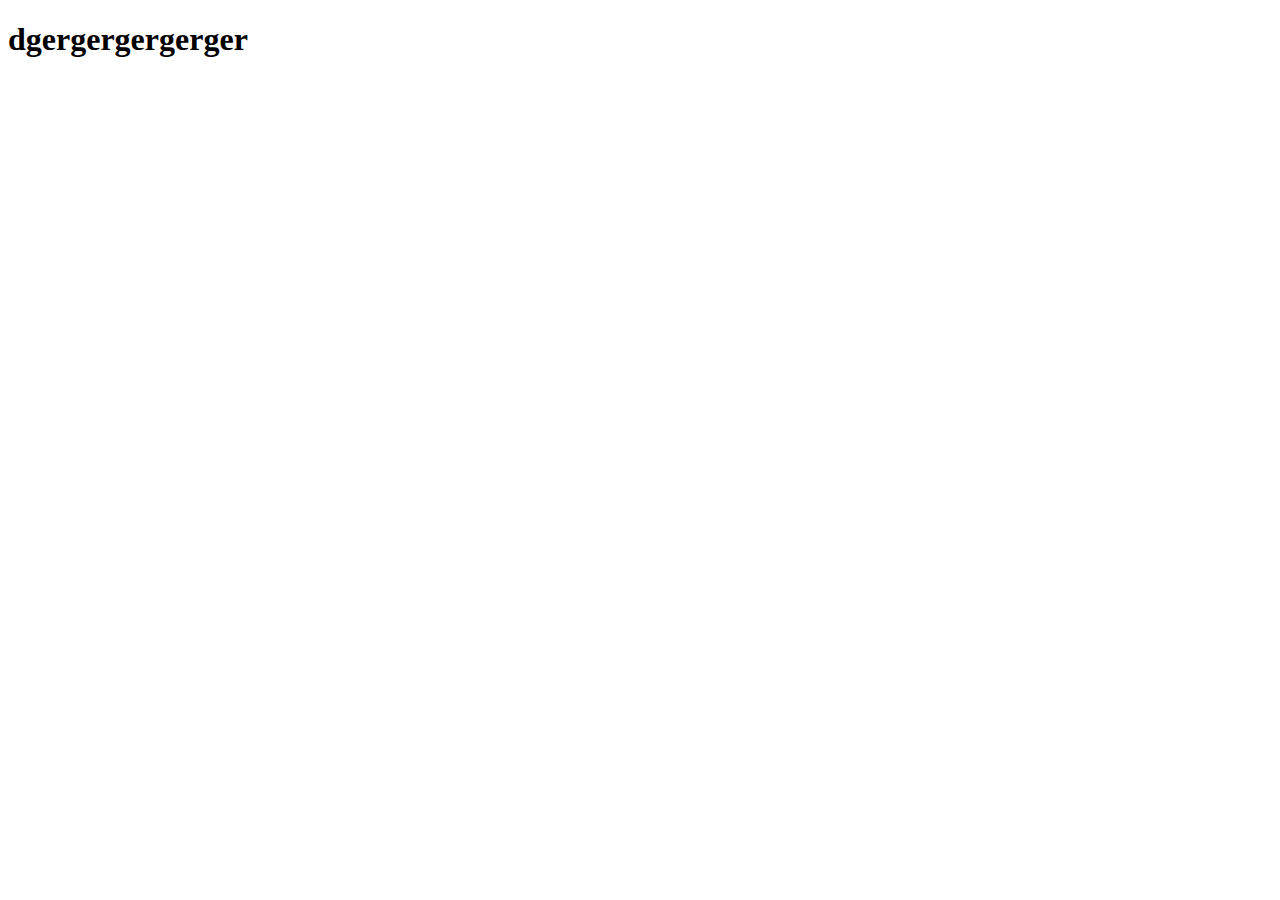
<file: 04112018.html>
<!DOCTYPE html>
<html lang="en">
<head>
    <meta charset="UTF-8">
    <meta name="viewport" content="width=device-width, initial-scale=1.0">
    <meta http-equiv="X-UA-Compatible" content="ie=edge">
    <title>Document</title>
</head>
<body>
    <h1>dgergergergerger</h1>
</body>
</html>
</file>
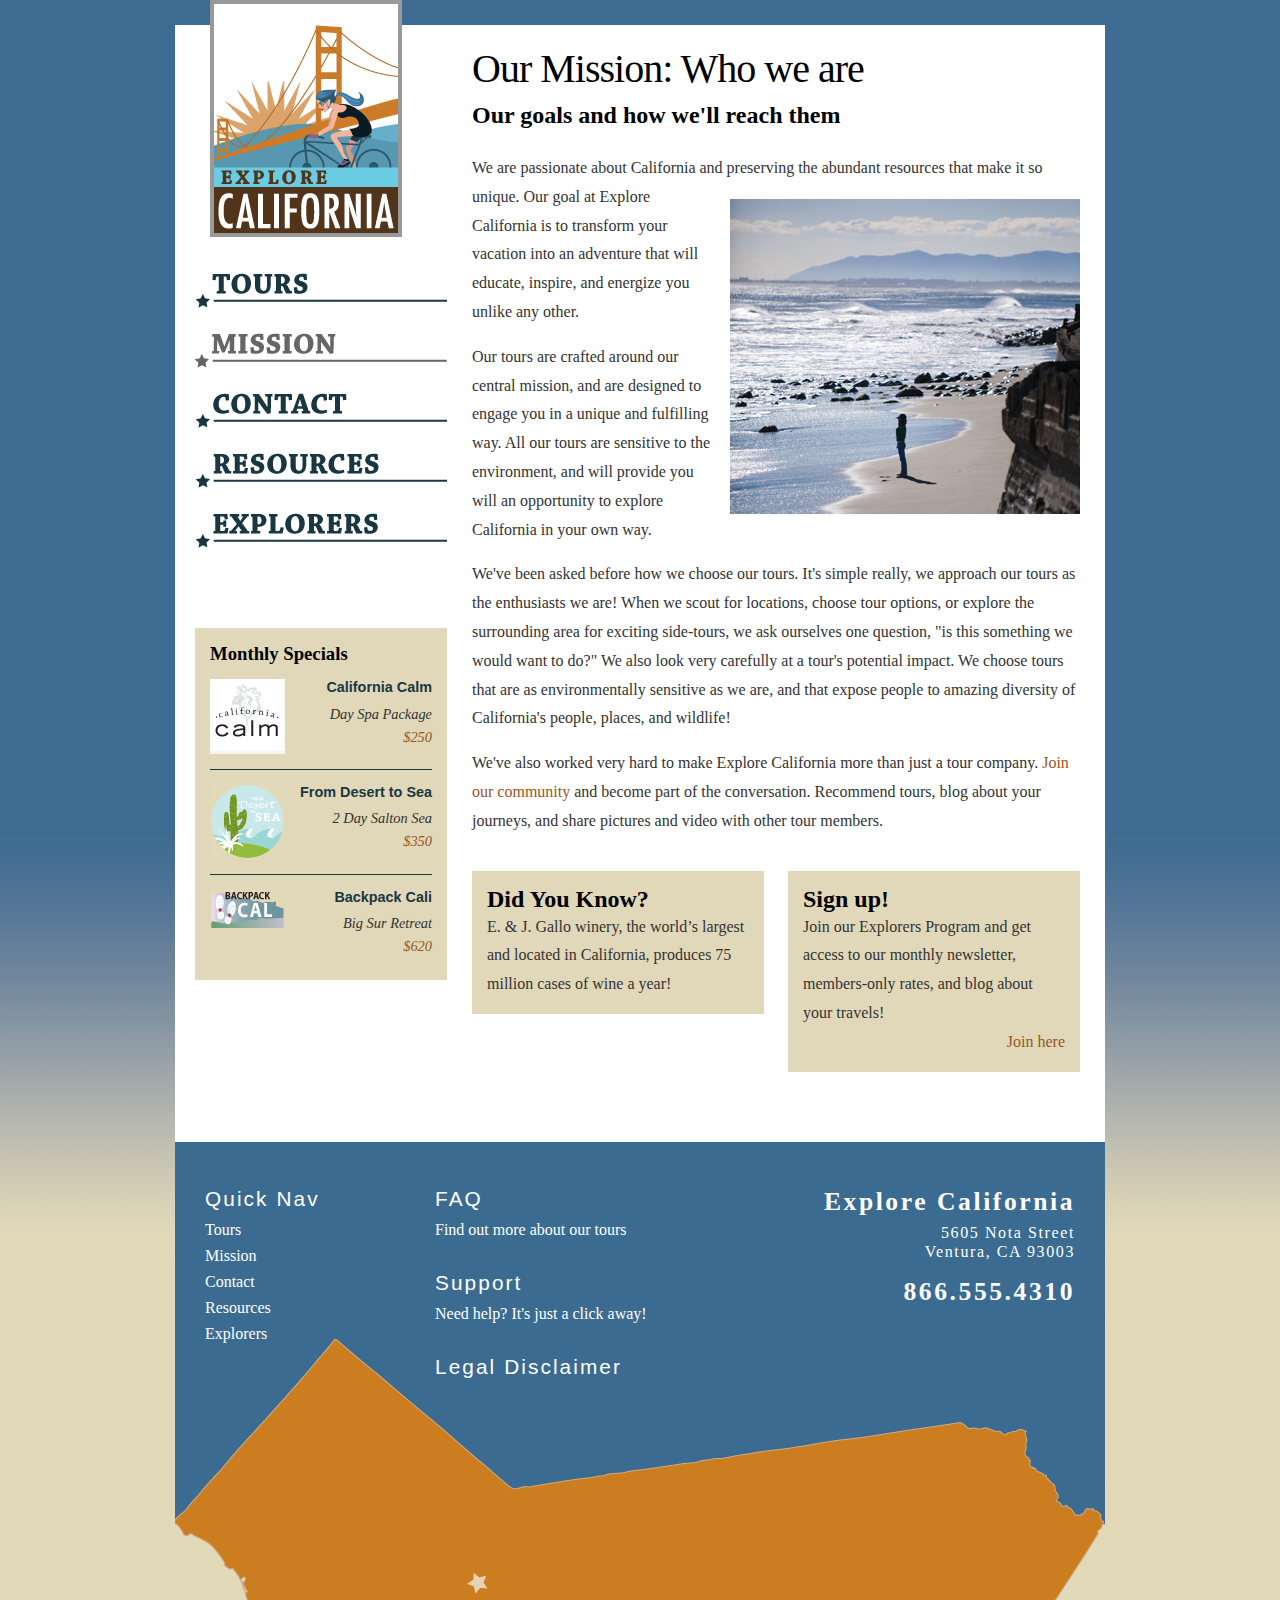
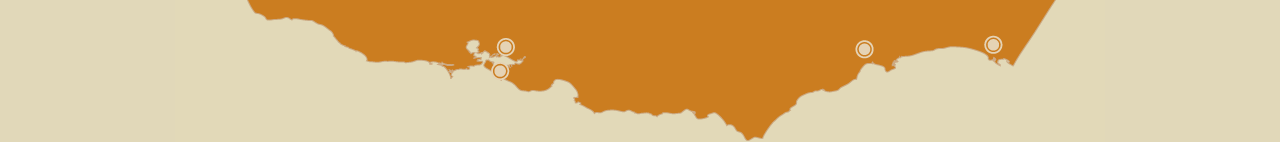
<file: HTML5/HTML5/01 Tags/sections.htm>
<!DOCTYPE HTML>
<html>
<head>
<meta charset="utf-8">
<title>A little about us...</title>
<link href="_css/main.css" rel="stylesheet" />
</head>
<body>
<div id="wrapper">
  <div id="logo">
    <p><a href="index.htm" title="Return to the home page">Welcome to Explore California!</a></p>
  </div>
  <nav id="mainNav">
    <ul id="baseNav">
      <li><a href="tours.htm" title="Explore our tours" class="tours">Tours</a></li>
      <li><a href="mission.htm" title="What we think" class="mission current">Mission</a></li>
      <li><a href="contact.htm" title="Contact and support" class="contact">Contact</a></li>
      <li><a href="resources.htm" title="Guidance and planning" class="resources">Resources</a></li>
      <li><a href="explorers.htm" title="Join our community" class="explorers">Explorers</a></li>
    </ul>
  </nav>
  <Section id="mainContent">
    <header id="mainHeader">
      <hgroup>
      <h1>Our Mission: Who we are</h1>
      <h2>Our goals and how we'll reach them</h2>
    </hgroup>
    </header>
    <article id="mainArticle">
      <p>We are passionate about California and preserving the abundant resources that make it so unique. <img src="_images/mission_look.jpg" alt="Looking out at the Pacific" width="350" height="315" class="articleImage" />Our goal at Explore California is to transform your vacation into an adventure that will educate, inspire, and energize you unlike any other.</p>
      <p>Our tours are crafted around our central mission, and are designed to engage you in a unique and fulfilling way. All our tours are sensitive to the environment, and will provide you will an opportunity to explore California in your own way.</p>
      <p>We've been asked before how we choose our tours. It's simple really, we approach our tours as the enthusiasts we are! When we scout for locations, choose tour options, or explore the surrounding area for exciting side-tours, we ask ourselves one question, &quot;is this something we would want to do?&quot; We also look very carefully at a tour's potential impact. We choose tours that are as environmentally sensitive as we are, and that expose people to amazing diversity of California's people, places, and wildlife!</p>
      <p>We've also worked very hard to make Explore California more than just a tour company. <a href="explorers/join.htm">Join our community</a> and become part of the conversation. Recommend tours, blog about your journeys, and share pictures and video with other tour members.</p>
    </article>

    <aside id="trivia" class="callOut">
      <h2>Did You Know?</h2>
      <p>E. &amp; J. Gallo winery, the world’s largest and located in California, produces 75 million cases of wine a year!</p>
    </aside>

    <aside id="join" class="callOut callOutRight">
      <h2>Sign up!</h2>
      <p>Join our Explorers Program and get access to our monthly newsletter, members-only rates, and blog about your travels! <a href="explorers.htm" title="Join our community" class="accent">Join here</a></p>
    </aside>

  </section>
  <aside id="sidebar">
    <div id="specials" class="callOut">
      <h3>Monthly Specials</h3>
      <h2 class="top"><img src="_images/calm_bug.gif" width="75" height="75" alt="California Calm" />California Calm</h2>
      <p>Day Spa Package <br />
        <a href="tours/tour_detail_cycle.htm">$250</a> </p>
      <h2><img src="_images/desert_bug.gif" width="75" height="75" alt="From desert to sea" />From Desert to Sea</h2>
      <p>2 Day Salton Sea <br />
        <a href="tours/tour_detail_cycle.htm">$350</a></p>
      <h2><img src="_images/backpack_bug.gif" width="75" height="41" alt="Backpack Cali" />Backpack Cali</h2>
      <p>Big Sur Retreat <br />
        <a href="tours/tour_detail_cycle.htm">$620</a></p>
    </div>
  </aside>

  <footer>
    <div id="footerMenu">
      <h3>Quick Nav</h3>
      <ul id="quickNav">
        <li><a href="tours.htm" title="Explore our tours">Tours</a></li>
        <li><a href="mission.htm" title="What we think">Mission</a></li>
        <li><a href="contact.htm" title="Contact and support">Contact</a></li>
        <li><a href="resources.htm" title="Guidance and planning">Resources</a></li>
        <li><a href="explorers.htm" title="Join our community">Explorers</a></li>
      </ul>
    </div>
    <div id="footerBody">
      <div id="footerMidCol">
        <h3><a href="resources/faq.htm">FAQ</a></h3>
        <p>Find out more about our tours</p>
        <h3><a href="contact.htm">Support</a></h3>
        <p>Need help? It's just a click away!</p>
        <h3><a href="explorers/join.htm">Legal Disclaimer</a></h3>
      </div>
      <div id="footerRightCol">
        <h1>Explore California</h1>
        <p>5605 Nota Street<br />
          Ventura, CA 93003</p>
        <p class="phone">866.555.4310</p>
      </div>
    </div>
  </footer>
</div>
</body>
</html>
</file>
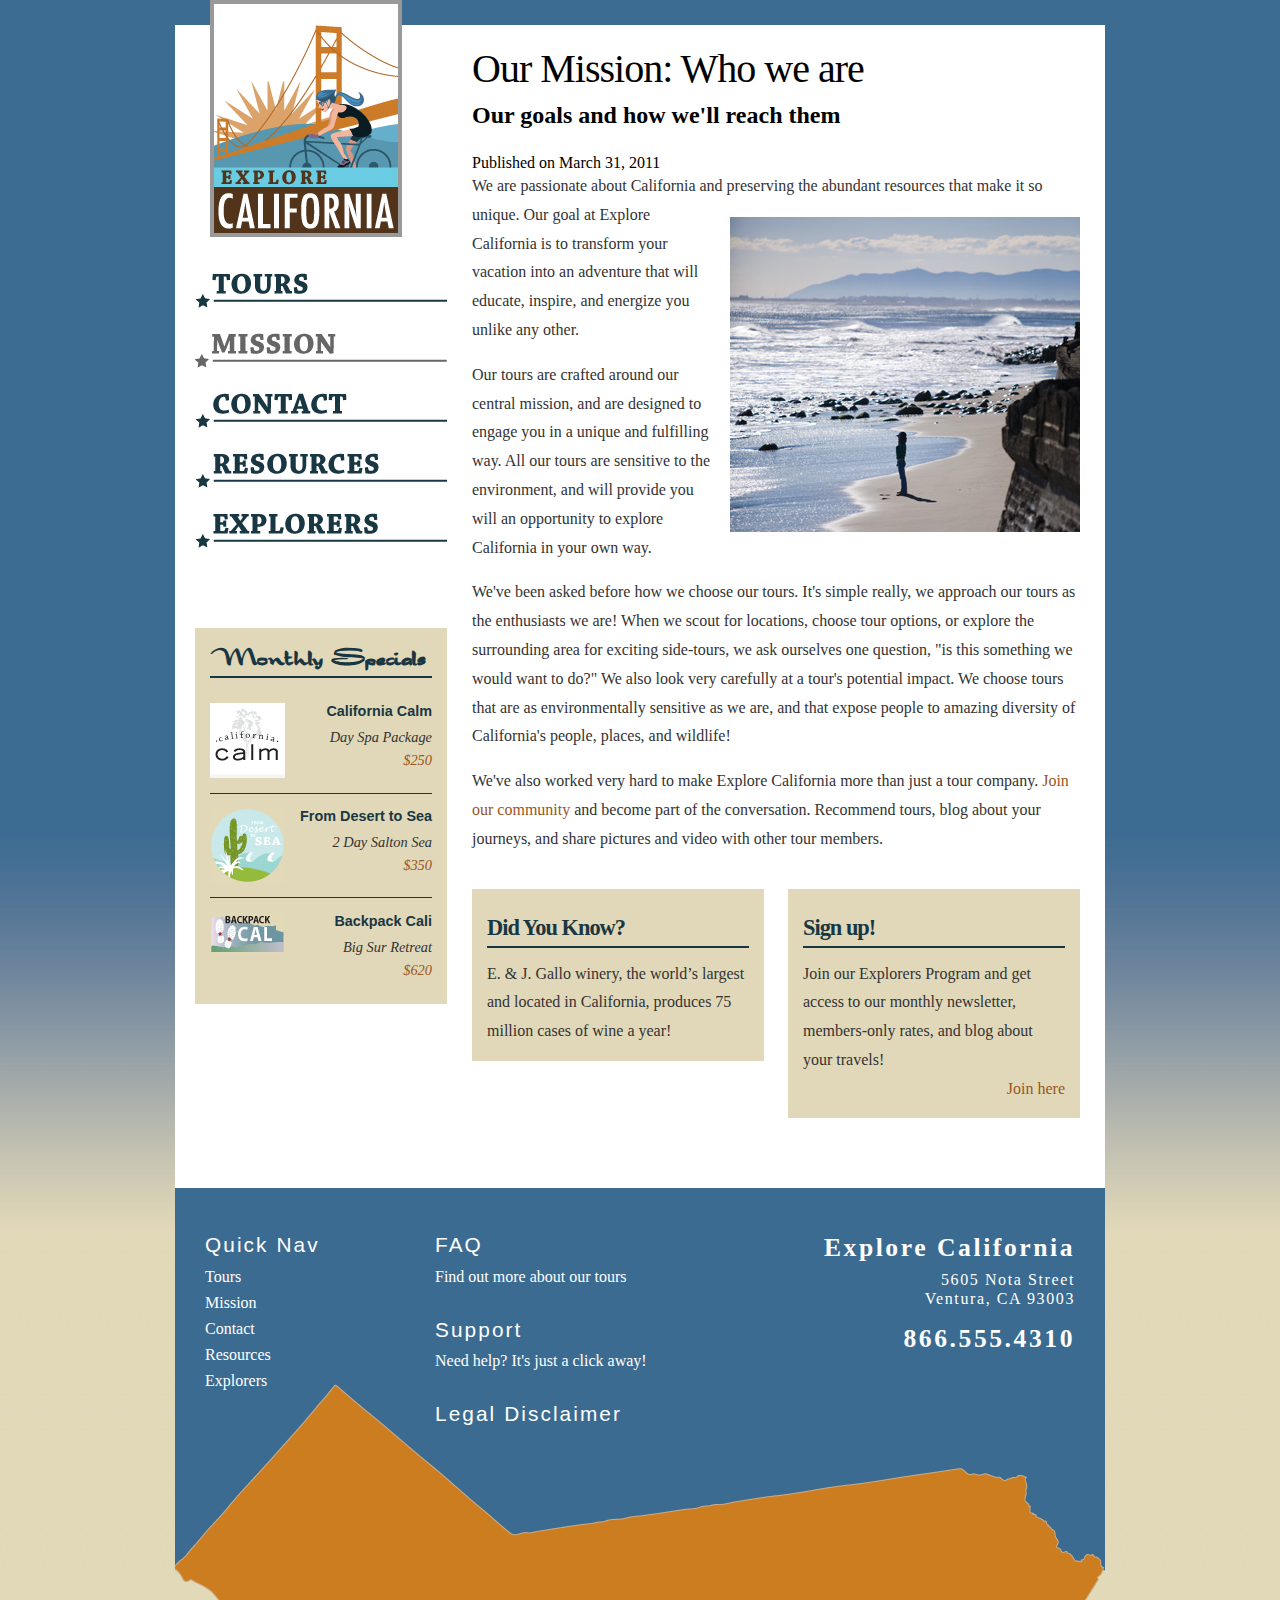
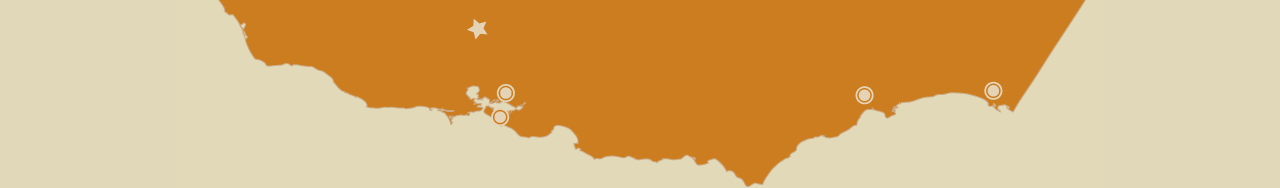
<file: HTML5/HTML5/05 Typography/fonts.htm>
<!DOCTYPE HTML>
<html>
<head>
<meta http-equiv="Content-Type" content="text/html; charset=UTF-8" />
<title>A little about us...</title>
<link href="_css/main.css" rel="stylesheet" type="text/css" />
</head>
<body>
<div id="wrapper">
  <div id="logo">
    <p><a href="index.htm" title="Return to the home page">Welcome to Explore California!</a></p>
  </div>
  <nav id="mainNav">
    <ul id="baseNav">
      <li><a href="tours.htm" title="Explore our tours" class="tours">Tours</a></li>
      <li><a href="mission.htm" title="What we think" class="mission current">Mission</a></li>
      <li><a href="contact.htm" title="Contact and support" class="contact">Contact</a></li>
      <li><a href="resources.htm" title="Guidance and planning" class="resources">Resources</a></li>
      <li><a href="explorers.htm" title="Join our community" class="explorers">Explorers</a></li>
    </ul>
  </nav>
  <section id="mainContent">
    <header id="mainHeader">
      <hgroup><h1>Our Mission: Who we are</h1>
      <h2>Our goals and how we'll reach them</h2></hgroup>
    </header>
    <article id="mainArticle">
      <time pubdate="pubdate" datetime="2011-03-31">Published on March 31, 2011</time>
      <p>We are passionate about California and preserving the abundant resources that make it so unique. <img src="_images/mission_look.jpg" alt="Looking out at the Pacific" width="350" height="315" class="articleImage" />Our goal at Explore California is to transform your vacation into an adventure that will educate, inspire, and energize you unlike any other.</p>
      <p>Our tours are crafted around our central mission, and are designed to engage you in a unique and fulfilling way. All our tours are sensitive to the environment, and will provide you will an opportunity to explore California in your own way.</p>
      <p>We've been asked before how we choose our tours. It's simple really, we approach our tours as the enthusiasts we are! When we scout for locations, choose tour options, or explore the surrounding area for exciting side-tours, we ask ourselves one question, &quot;is this something we would want to do?&quot; We also look very carefully at a tour's potential impact. We choose tours that are as environmentally sensitive as we are, and that expose people to amazing diversity of California's people, places, and wildlife!</p>
      <p>We've also worked very hard to make Explore California more than just a tour company. <a href="explorers/join.htm">Join our community</a> and become part of the conversation. Recommend tours, blog about your journeys, and share pictures and video with other tour members.</p>
    </article>
    <aside id="trivia" class="callOut">
      <h1>Did You Know?</h1>
      <p>E. &amp; J. Gallo winery, the world’s largest and located in California, produces 75 million cases of wine a year!</p>
    </aside>
    <aside id="join" class="callOut callOutRight">
      <h1>Sign up!</h1>
      <p>Join our Explorers Program and get access to our monthly newsletter, members-only rates, and blog about your travels! <a href="explorers.htm" title="Join our community" class="accent">Join here</a></p>
    </aside>
  </section>
  <aside id="sidebar">
    <div id="specials" class="callOut">
      <h1>Monthly Specials</h1>
      <h2 class="top"><img src="_images/calm_bug.gif" width="75" height="75" alt="California Calm" />California Calm</h2>
      <p>Day Spa Package <br />
        <a href="tours/tour_detail_cycle.htm">$250</a> </p>
      <h2><img src="_images/desert_bug.gif" width="75" height="75" alt="From desert to sea" />From Desert to Sea</h2>
      <p>2 Day Salton Sea <br />
        <a href="tours/tour_detail_cycle.htm">$350</a></p>
      <h2><img src="_images/backpack_bug.gif" width="75" height="41" alt="Backpack Cali" />Backpack Cali</h2>
      <p>Big Sur Retreat <br />
        <a href="tours/tour_detail_cycle.htm">$620</a></p>
    </div>
  </aside>
  <footer>
    <div id="footerMenu">
      <h3>Quick Nav</h3>
      <ul id="quickNav">
        <li><a href="tours.htm" title="Explore our tours">Tours</a></li>
        <li><a href="mission.htm" title="What we think">Mission</a></li>
        <li><a href="contact.htm" title="Contact and support">Contact</a></li>
        <li><a href="resources.htm" title="Guidance and planning">Resources</a></li>
        <li><a href="explorers.htm" title="Join our community">Explorers</a></li>
      </ul>
    </div>
    <div id="footerBody">
      <div id="footerMidCol">
        <h3><a href="resources/faq.htm">FAQ</a></h3>
        <p>Find out more about our tours</p>
        <h3><a href="contact.htm">Support</a></h3>
        <p>Need help? It's just a click away!</p>
        <h3><a href="explorers/join.htm">Legal Disclaimer</a></h3>
      </div>
      <div id="footerRightCol">
        <h1>Explore California</h1>
        <p>5605 Nota Street<br />
          Ventura, CA 93003</p>
        <p class="phone">866.555.4310</p>
      </div>
    </div>
  </footer>
</div>
</body>
</html>
</file>
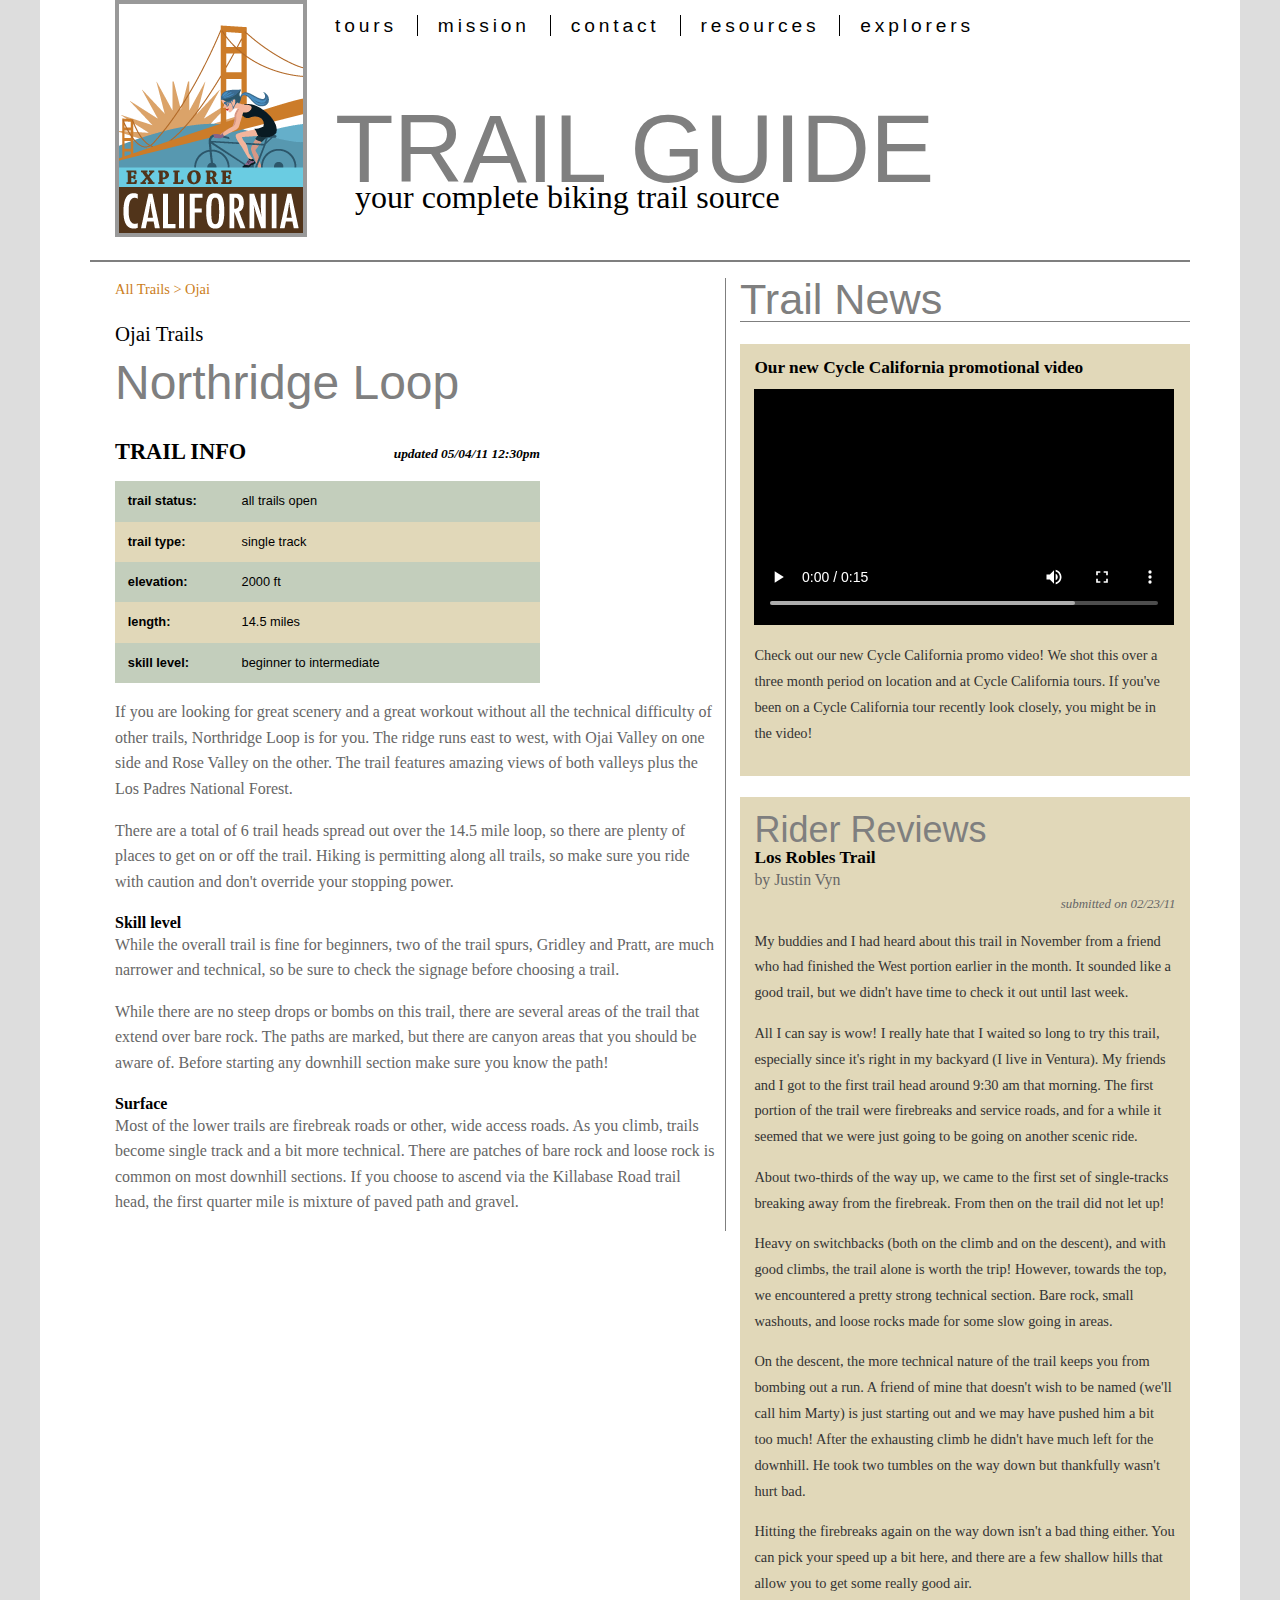
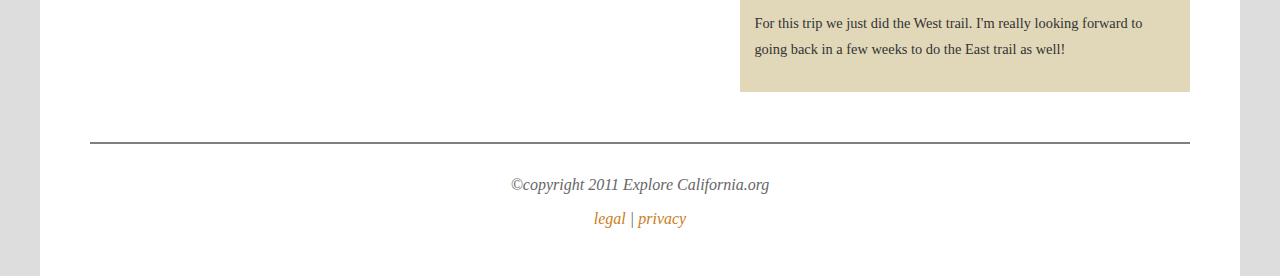
<file: HTML5/HTML5/02 Media/02_01 Video/trails.htm>
<!DOCTYPE HTML>
<html lang="en">
<head>
<meta charset="UTF-8">
<title>Explore California Trail Guide</title>
<!--update based on html5-->
<link href="_css/main.css" rel="stylesheet" type="text/css">
<!--[if lt IE 9]>
<script src="http://html5shiv.googlecode.com/svn/trunk/html5.js"></script>
<![endif]-->
</head>
<body>
<div id="wrapper">
<header id="mainHeader">
<hgroup>
  <h1><span>Explore California</span> Trail Guide</h1>
    <h2>your complete biking trail source</h2>
  </hgroup>
    <nav id="mainNav">
    <h1>Main page navigation</h1>
    <ul id="siteNav">
      <li><a href="#">tours</a></li>
      <li><a href="#">mission</a></li>
      <li><a href="#">contact</a></li>
      <li><a href="#">resources</a></li>
      <li><a href="#" class="last">explorers</a></li>
    </ul>
  </nav>
</header>
  <section id="trailInfo">
 <header>
  	<p><a href="#">All Trails</a> > <a href="#">Ojai</a></p>
      <h1>Ojai Trails</h1>
      </header>
      <article>
      <h1>Northridge Loop</h1>
    <table id="quickFacts" cellspacing="0">
    <caption>
    TRAIL INFO <span>updated 05/04/11 12:30pm</span>
    </caption>
      <tr>
        <th>trail status:</th>
        <td><span class="open">all trails open</span></td>
      </tr>
      <tr class="alt">
        <th>trail type:</th>
        <td>single track</td>
      </tr>
      <tr>
        <th>elevation:</th>
        <td>2000 ft</td>
      </tr>
      <tr class="alt">
        <th>length:</th>
        <td>14.5 miles</td>
      </tr>
      <tr>
        <th>skill level:</th>
        <td>beginner to intermediate</td>
      </tr>
    </table>
    <div class="text2Col">
<p>If you are looking for great scenery and a great workout without all the technical difficulty of other trails, Northridge Loop is for you. The ridge runs east to west, with Ojai Valley on one side and Rose Valley on the other. The trail features amazing views of both valleys plus the Los Padres National Forest. </p>
    <p>There are a total of 6 trail heads spread out over the 14.5 mile loop, so there are plenty of places to get on or off the trail. Hiking is permitting along all trails, so make sure you ride with caution and don't override your stopping power.</p>
    <h2>Skill level</h2>
    <p>While the overall trail is fine for beginners, two of the trail spurs, Gridley and Pratt, are much narrower and technical, so be sure to check the signage before choosing a trail. </p>
    <p>While there are no steep drops or bombs on this trail, there are several areas of the trail that extend over bare rock. The paths are marked, but there are canyon areas that you should be aware of. Before starting any downhill section make sure you know the path!</p>
    <h2>Surface</h2>
    <p>Most of the lower trails are firebreak roads or other, wide access roads. As you climb, trails become single track and a bit more technical. There are patches of bare rock and loose rock is common on most downhill sections. If you choose to ascend via the Killabase Road trail head, the first quarter mile is mixture of paved path and gravel.</p>
</div>
    </article>
  </section>
  <aside id="trailNews">
    <h1>Trail News</h1>
    <section class="news">
      <h2>Our new Cycle California promotional video</h2>
      
     <video  width="420" height="236" controls loop>
       <source src="_video/explore_promo.mp4" type="video/mp4">
       <source src="_video/explore_promo.webm" type="video/webm">
       <source src="_video/explore_promo.ogv" type="video/ogg">
     </video>
      
      <p>Check out our new Cycle California promo video! We shot this over a three month period on location and at Cycle California tours. If you've been on a Cycle California tour recently look closely, you might be in the video!</p>
    </section>
    <article class="news">
      <header>
      <hgroup>
        <h1>Rider Reviews</h1>
        <h2>Los Robles Trail</h2>
         <h3>by Justin Vyn</h3>
         </hgroup>
          <p class="pubdate">submitted on
            <time datetime="2010-02-10" pubdate>02/23/11</time>
          </p>     
      </header>
     <p>My buddies and I had heard about this trail in November from a friend who had finished the West portion earlier in the month. It sounded like a good trail, but we didn't have time to check it out until last week.</p>
     <p>All I can say is wow! I really hate that I waited so long to try this trail, especially since it's right in my backyard (I live in Ventura).
       My friends and I got to the first trail head around 9:30 am that morning. The first portion of the trail were firebreaks and service roads, and for a while it seemed that we were just going to be going on another scenic ride.</p>
     <p>About two-thirds of the way up, we came to the first set of single-tracks breaking away from the firebreak. From then on the trail did not let up!</p>
     <p>Heavy on switchbacks (both on the climb and on the descent), and with good climbs, the trail alone is worth the trip! However, towards the top, we encountered a pretty strong technical section. Bare rock, small washouts, and loose rocks made for some slow going in areas. </p>
     <p>On the descent, the more technical nature of the trail keeps you from bombing out a run. A friend of mine that doesn't wish to be named (we'll call him Marty) is just starting out and we may have pushed him a bit too much! After the exhausting climb he didn't have much left for the downhill. He took two tumbles on the way down but thankfully wasn't hurt bad.</p>
     <p>Hitting the firebreaks again on the way down isn't a bad thing either. You can pick your speed up a bit here, and there are a few shallow hills that allow you to get some really good air.</p>
     <p>For this trip we just did the West trail. I'm really looking forward to going back in a few weeks to do the East trail as well!</p>
     <div id="formPanel">
    <p class="review">Write your own review!</p>
      <form id="riderReview" method="post" action="#">
      <label for="trailName">Trail name:</label>
          <input type="text" name="name" id="name" tabindex="10"  placeholder="trail name" required>
          <label for="name">Name:</label>
          <input type="text" name="name" id="name" tabindex="20"  placeholder="first and last name" required>
          <label for="email">Email:</label>
          <input type="email" name="email" id="email" tabindex="30" placeholder="valid email address"  required>
          <label for="url">Website:</label>
          <input type="url" name="url" id="url" tabindex="40">
          <label for="tripDate">Date of trip:</label>
          <input type="date" name="tripDate" id="tripDate" tabindex="50">
          <label for="riders">Number of riders:</label>
          <input type="number" name="riders" id="riders" tabindex="60" min="1" value="1" >
          <label for="review">Review:<br>
          </label>
          <textarea name="review" id="review" tabindex="70" cols="45" rows="10"></textarea>
          <input type="submit" name="submit" id="submit" tabindex="80" value="Submit your review">
      </form>
    </div>
    </article>
  </aside>
  <footer id="pageFooter">
  <p>&copy;copyright 2011 Explore California.org</p>
  <p><a href="#">legal</a> | <a href="#">privacy</a> </p>
  </footer>
</div>
</body>
</html
</file>
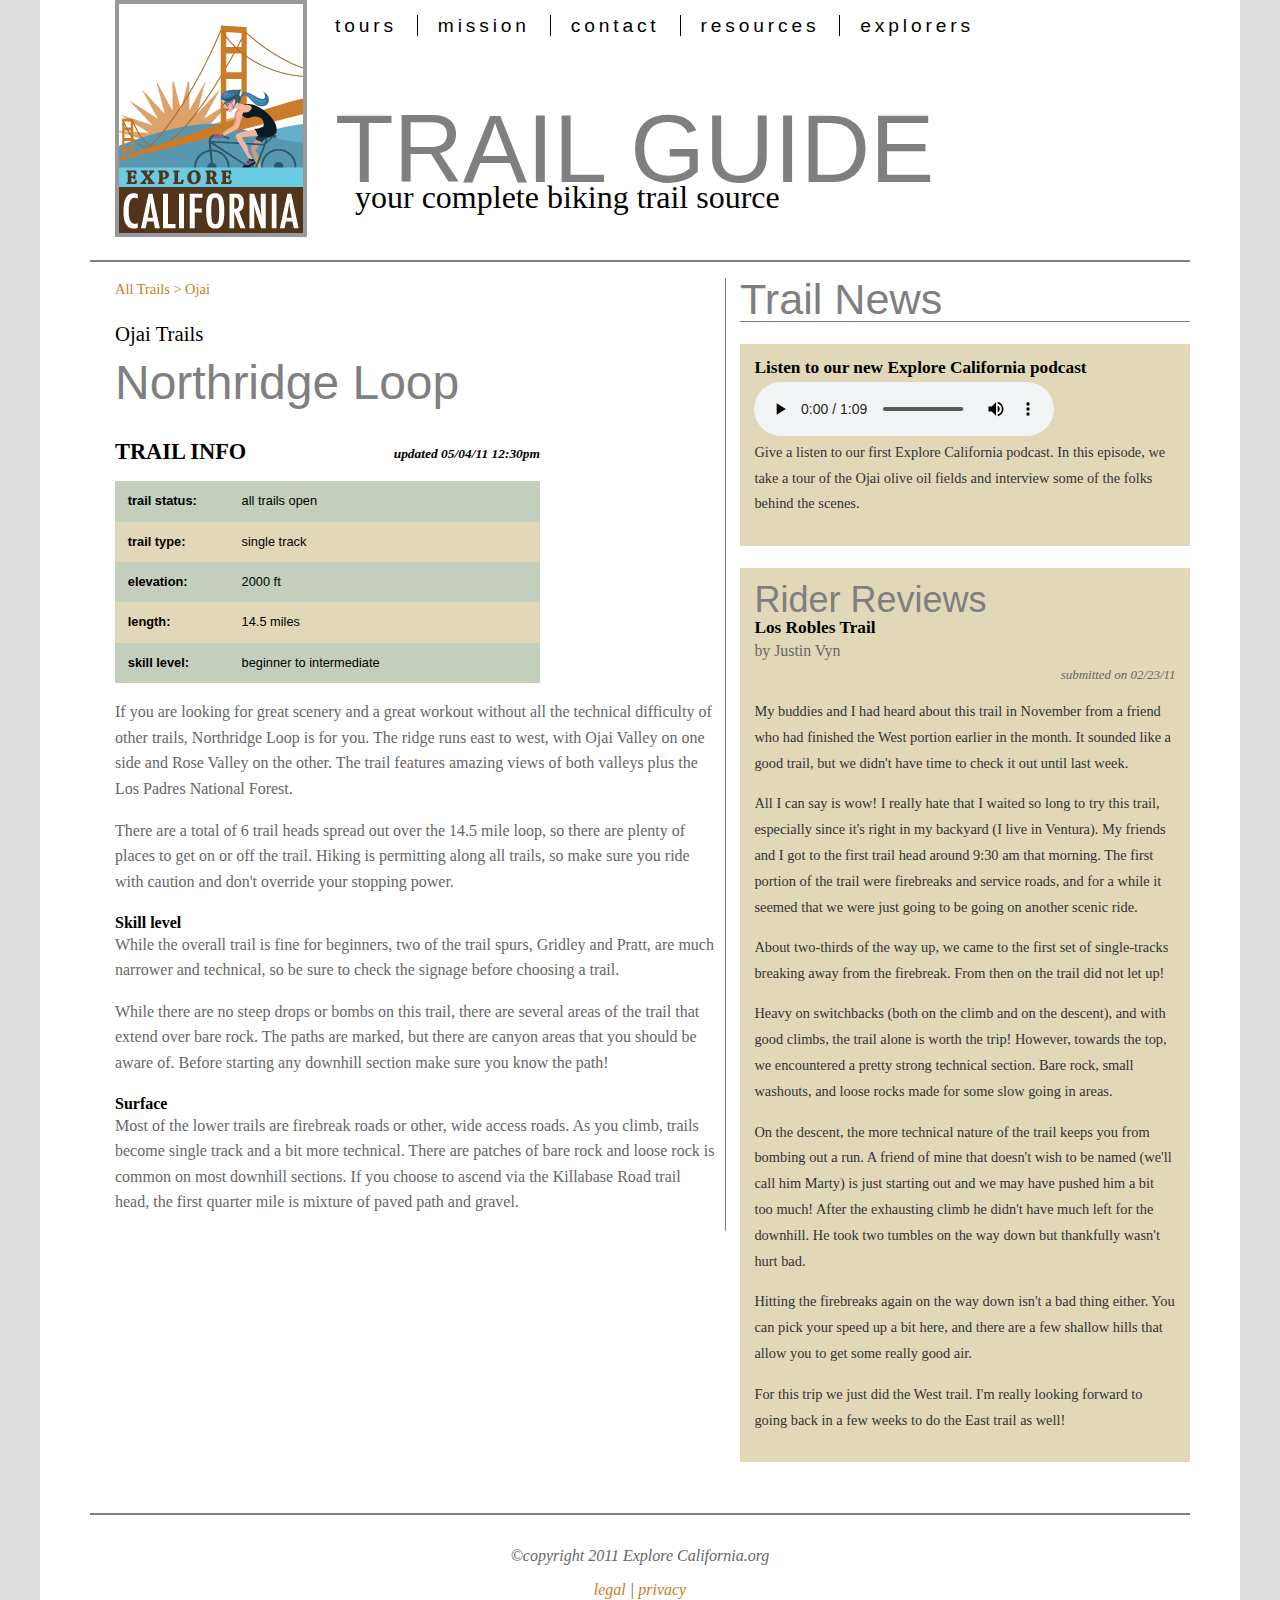
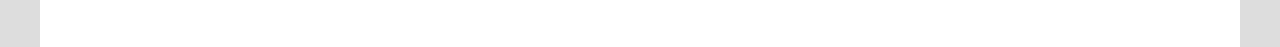
<file: HTML5/HTML5/02 Media/02_02 Audio/trails.htm>
<!DOCTYPE HTML>
<html lang="en">
<head>
<meta charset="UTF-8">
<title>Explore California Trail Guide</title>
<!--update based on html5-->
<link href="_css/main.css" rel="stylesheet" type="text/css">
<!--[if lt IE 9]>
<script src="http://html5shiv.googlecode.com/svn/trunk/html5.js"></script>
<![endif]-->
</head>
<body>
<div id="wrapper">
  <header id="mainHeader">
    <hgroup>
      <h1><span>Explore California</span> Trail Guide</h1>
      <h2>your complete biking trail source</h2>
    </hgroup>
    <nav id="mainNav">
      <h1>Main page navigation</h1>
      <ul id="siteNav">
        <li><a href="#">tours</a></li>
        <li><a href="#">mission</a></li>
        <li><a href="#">contact</a></li>
        <li><a href="#">resources</a></li>
        <li><a href="#" class="last">explorers</a></li>
      </ul>
    </nav>
  </header>
  <section id="trailInfo">
    <header>
      <p><a href="#">All Trails</a> > <a href="#">Ojai</a></p>
      <h1>Ojai Trails</h1>
    </header>
    <article>
      <h1>Northridge Loop</h1>
      <table id="quickFacts" cellspacing="0">
        <caption>
        TRAIL INFO <span>updated 05/04/11 12:30pm</span>
        </caption>
        <tr>
          <th>trail status:</th>
          <td><span class="open">all trails open</span></td>
        </tr>
        <tr class="alt">
          <th>trail type:</th>
          <td>single track</td>
        </tr>
        <tr>
          <th>elevation:</th>
          <td>2000 ft</td>
        </tr>
        <tr class="alt">
          <th>length:</th>
          <td>14.5 miles</td>
        </tr>
        <tr>
          <th>skill level:</th>
          <td>beginner to intermediate</td>
        </tr>
      </table>
      <div class="text2Col">
        <p>If you are looking for great scenery and a great workout without all the technical difficulty of other trails, Northridge Loop is for you. The ridge runs east to west, with Ojai Valley on one side and Rose Valley on the other. The trail features amazing views of both valleys plus the Los Padres National Forest. </p>
        <p>There are a total of 6 trail heads spread out over the 14.5 mile loop, so there are plenty of places to get on or off the trail. Hiking is permitting along all trails, so make sure you ride with caution and don't override your stopping power.</p>
        <h2>Skill level</h2>
        <p>While the overall trail is fine for beginners, two of the trail spurs, Gridley and Pratt, are much narrower and technical, so be sure to check the signage before choosing a trail. </p>
        <p>While there are no steep drops or bombs on this trail, there are several areas of the trail that extend over bare rock. The paths are marked, but there are canyon areas that you should be aware of. Before starting any downhill section make sure you know the path!</p>
        <h2>Surface</h2>
        <p>Most of the lower trails are firebreak roads or other, wide access roads. As you climb, trails become single track and a bit more technical. There are patches of bare rock and loose rock is common on most downhill sections. If you choose to ascend via the Killabase Road trail head, the first quarter mile is mixture of paved path and gravel.</p>
      </div>
    </article>
  </section>
  <aside id="trailNews">
    <h1>Trail News</h1>
    <section class="news">
            <h2>Listen to our new Explore California podcast</h2>
      
	  <audio controls>
      <source src="_assets/ex_ca_podcast.mp3" type="audio/mpeg">
        <source src="_assets/ex_ca_podcast.ogg" type="audio/ogg">
    </audio>
      
<p>Give a listen to our first Explore California podcast. In this episode, we take a tour of the Ojai olive oil fields and interview some of the folks behind the scenes.</p>
    </section>
    <article class="news">
      <header>
        <hgroup>
          <h1>Rider Reviews</h1>
          <h2>Los Robles Trail</h2>
          <h3>by Justin Vyn</h3>
        </hgroup>
        <p class="pubdate">submitted on
          <time datetime="2010-02-10" pubdate>02/23/11</time>
        </p>
      </header>
      <p>My buddies and I had heard about this trail in November from a friend who had finished the West portion earlier in the month. It sounded like a good trail, but we didn't have time to check it out until last week.</p>
      <p>All I can say is wow! I really hate that I waited so long to try this trail, especially since it's right in my backyard (I live in Ventura).
        My friends and I got to the first trail head around 9:30 am that morning. The first portion of the trail were firebreaks and service roads, and for a while it seemed that we were just going to be going on another scenic ride.</p>
      <p>About two-thirds of the way up, we came to the first set of single-tracks breaking away from the firebreak. From then on the trail did not let up!</p>
      <p>Heavy on switchbacks (both on the climb and on the descent), and with good climbs, the trail alone is worth the trip! However, towards the top, we encountered a pretty strong technical section. Bare rock, small washouts, and loose rocks made for some slow going in areas. </p>
      <p>On the descent, the more technical nature of the trail keeps you from bombing out a run. A friend of mine that doesn't wish to be named (we'll call him Marty) is just starting out and we may have pushed him a bit too much! After the exhausting climb he didn't have much left for the downhill. He took two tumbles on the way down but thankfully wasn't hurt bad.</p>
      <p>Hitting the firebreaks again on the way down isn't a bad thing either. You can pick your speed up a bit here, and there are a few shallow hills that allow you to get some really good air.</p>
      <p>For this trip we just did the West trail. I'm really looking forward to going back in a few weeks to do the East trail as well!</p>
      <div id="formPanel">
        <p class="review">Write your own review!</p>
        <form id="riderReview" method="post" action="#">
          <label for="trailName">Trail name:</label>
          <input type="text" name="name" id="name" tabindex="10"  placeholder="trail name" required>
          <label for="name">Name:</label>
          <input type="text" name="name" id="name" tabindex="20"  placeholder="first and last name" required>
          <label for="email">Email:</label>
          <input type="email" name="email" id="email" tabindex="30" placeholder="valid email address"  required>
          <label for="url">Website:</label>
          <input type="url" name="url" id="url" tabindex="40">
          <label for="tripDate">Date of trip:</label>
          <input type="date" name="tripDate" id="tripDate" tabindex="50">
          <label for="riders">Number of riders:</label>
          <input type="number" name="riders" id="riders" tabindex="60" min="1" value="1" >
          <label for="review">Review:<br>
          </label>
          <textarea name="review" id="review" tabindex="70" cols="45" rows="10"></textarea>
          <input type="submit" name="submit" id="submit" tabindex="80" value="Submit your review">
        </form>
      </div>
    </article>
  </aside>
  <footer id="pageFooter">
    <p>&copy;copyright 2011 Explore California.org</p>
    <p><a href="#">legal</a> | <a href="#">privacy</a> </p>
  </footer>
</div>
</body>
</html
</file>
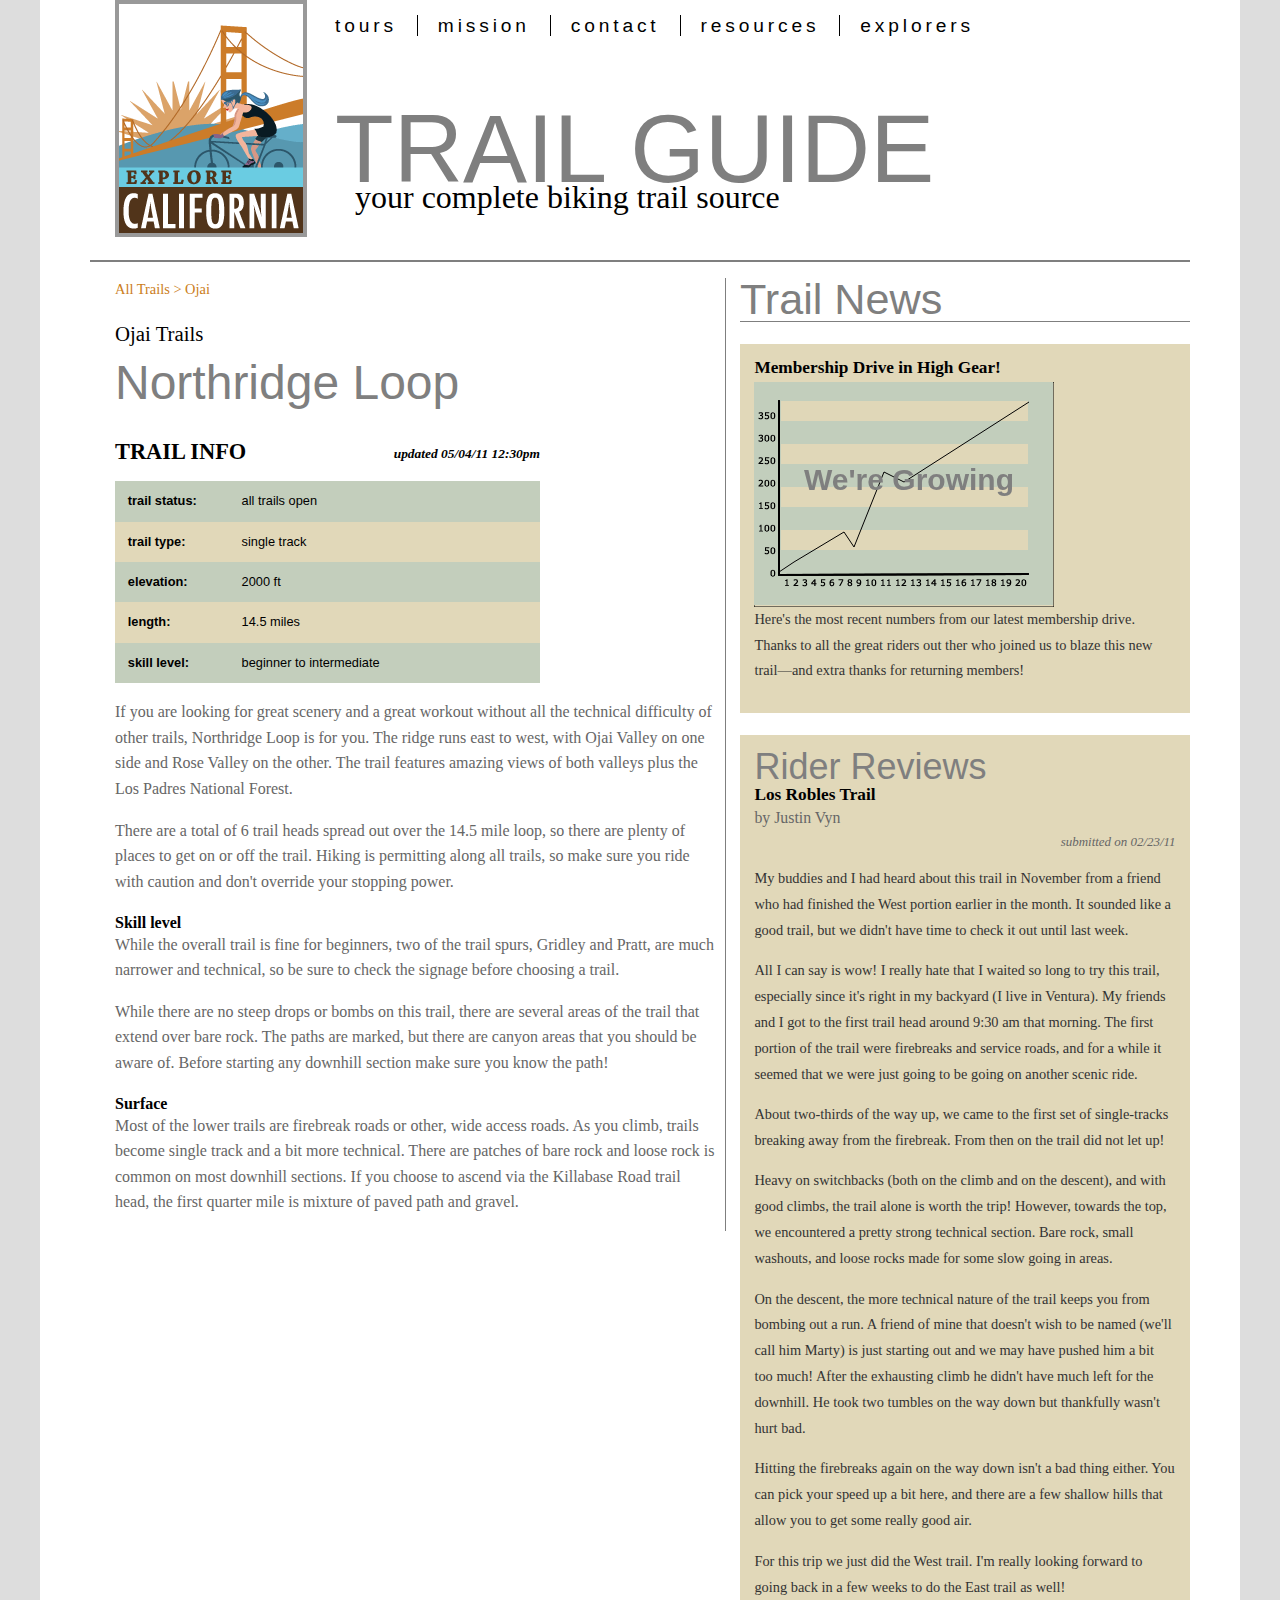
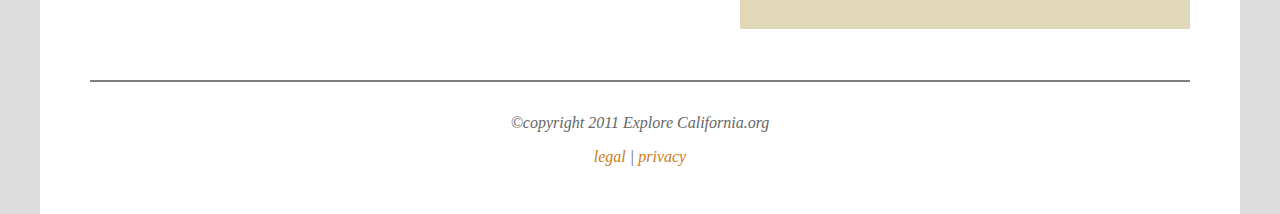
<file: HTML5/HTML5/02 Media/02_03 Canvas/canvas.htm>
<!DOCTYPE HTML>
<html lang="en">
<head>
<meta charset="UTF-8">
<title>Explore California Trail Guide</title>
<!--update based on html5-->
<link href="_css/main.css" rel="stylesheet" type="text/css">
<!--[if lt IE 9]>
<script src="http://html5shiv.googlecode.com/svn/trunk/html5.js"></script>
<![endif]-->
<script>
function doCanvas() {
  var myCanvas = document.getElementById("canvas");
  var myCanvasContext = myCanvas.getContext("2d");
  myCanvasContext.strokeRect(0,0,300,225);

  	var chart_bg = new Image();
	chart_bg.src = "_images/chart_bg.gif";
	chart_bg.onload = function() {
    myCanvasContext.drawImage(chart_bg,0,0);

    	myCanvasContext.moveTo(25,190);
      myCanvasContext.lineTo(40,180);
      myCanvasContext.lineTo(90,150);
      myCanvasContext.lineTo(100,165);
      myCanvasContext.lineTo(130,90);
      myCanvasContext.lineTo(150,100);
      myCanvasContext.lineTo(275,20);
      myCanvasContext.strokeStyle = "#000";
      myCanvasContext.stroke();

       myCanvasContext.textAlign = "center";
       myCanvasContext.textBaseline = "middle";
       myCanvasContext.fillStyle = "#7F7F7F";
       myCanvasContext.font = "bold 30px sans-serif";
       myCanvasContext.fillText("We're Growing", 155, 100);
	};
}
</script>
</head>
<body onload="doCanvas();">
<div id="wrapper">
  <header id="mainHeader">
    <hgroup>
      <h1><span>Explore California</span> Trail Guide</h1>
      <h2>your complete biking trail source</h2>
    </hgroup>
    <nav id="mainNav">
      <h1>Main page navigation</h1>
      <ul id="siteNav">
        <li><a href="#">tours</a></li>
        <li><a href="#">mission</a></li>
        <li><a href="#">contact</a></li>
        <li><a href="#">resources</a></li>
        <li><a href="#" class="last">explorers</a></li>
      </ul>
    </nav>
  </header>
  <section id="trailInfo">
    <header>
      <p><a href="#">All Trails</a> > <a href="#">Ojai</a></p>
      <h1>Ojai Trails</h1>
    </header>
    <article>
      <h1>Northridge Loop</h1>
      <table id="quickFacts" cellspacing="0">
        <caption>
        TRAIL INFO <span>updated 05/04/11 12:30pm</span>
        </caption>
        <tr>
          <th>trail status:</th>
          <td><span class="open">all trails open</span></td>
        </tr>
        <tr class="alt">
          <th>trail type:</th>
          <td>single track</td>
        </tr>
        <tr>
          <th>elevation:</th>
          <td>2000 ft</td>
        </tr>
        <tr class="alt">
          <th>length:</th>
          <td>14.5 miles</td>
        </tr>
        <tr>
          <th>skill level:</th>
          <td>beginner to intermediate</td>
        </tr>
      </table>
      <div class="text2Col">
        <p>If you are looking for great scenery and a great workout without all the technical difficulty of other trails, Northridge Loop is for you. The ridge runs east to west, with Ojai Valley on one side and Rose Valley on the other. The trail features amazing views of both valleys plus the Los Padres National Forest. </p>
        <p>There are a total of 6 trail heads spread out over the 14.5 mile loop, so there are plenty of places to get on or off the trail. Hiking is permitting along all trails, so make sure you ride with caution and don't override your stopping power.</p>
        <h2>Skill level</h2>
        <p>While the overall trail is fine for beginners, two of the trail spurs, Gridley and Pratt, are much narrower and technical, so be sure to check the signage before choosing a trail. </p>
        <p>While there are no steep drops or bombs on this trail, there are several areas of the trail that extend over bare rock. The paths are marked, but there are canyon areas that you should be aware of. Before starting any downhill section make sure you know the path!</p>
        <h2>Surface</h2>
        <p>Most of the lower trails are firebreak roads or other, wide access roads. As you climb, trails become single track and a bit more technical. There are patches of bare rock and loose rock is common on most downhill sections. If you choose to ascend via the Killabase Road trail head, the first quarter mile is mixture of paved path and gravel.</p>
      </div>
    </article>
  </section>
  <aside id="trailNews">
    <h1>Trail News</h1>
    <section class="news">
            <h2>Membership Drive in High Gear!</h2>
      
	 <canvas id="canvas" width="300" height="225" ></canvas>

   
      
<p>Here's the most recent numbers from our latest membership drive. Thanks to all the great riders out ther who joined us to blaze this new trail&mdash;and extra thanks for returning members!</p>
    </section>
    <article class="news">
      <header>
        <hgroup>
          <h1>Rider Reviews</h1>
          <h2>Los Robles Trail</h2>
          <h3>by Justin Vyn</h3>
        </hgroup>
        <p class="pubdate">submitted on
          <time datetime="2010-02-10" pubdate>02/23/11</time>
        </p>
      </header>
      <p>My buddies and I had heard about this trail in November from a friend who had finished the West portion earlier in the month. It sounded like a good trail, but we didn't have time to check it out until last week.</p>
      <p>All I can say is wow! I really hate that I waited so long to try this trail, especially since it's right in my backyard (I live in Ventura).
        My friends and I got to the first trail head around 9:30 am that morning. The first portion of the trail were firebreaks and service roads, and for a while it seemed that we were just going to be going on another scenic ride.</p>
      <p>About two-thirds of the way up, we came to the first set of single-tracks breaking away from the firebreak. From then on the trail did not let up!</p>
      <p>Heavy on switchbacks (both on the climb and on the descent), and with good climbs, the trail alone is worth the trip! However, towards the top, we encountered a pretty strong technical section. Bare rock, small washouts, and loose rocks made for some slow going in areas. </p>
      <p>On the descent, the more technical nature of the trail keeps you from bombing out a run. A friend of mine that doesn't wish to be named (we'll call him Marty) is just starting out and we may have pushed him a bit too much! After the exhausting climb he didn't have much left for the downhill. He took two tumbles on the way down but thankfully wasn't hurt bad.</p>
      <p>Hitting the firebreaks again on the way down isn't a bad thing either. You can pick your speed up a bit here, and there are a few shallow hills that allow you to get some really good air.</p>
      <p>For this trip we just did the West trail. I'm really looking forward to going back in a few weeks to do the East trail as well!</p>
      <div id="formPanel">
        <p class="review">Write your own review!</p>
        <form id="riderReview" method="post" action="#">
          <label for="trailName">Trail name:</label>
          <input type="text" name="name" id="name" tabindex="10"  placeholder="trail name" required>
          <label for="name">Name:</label>
          <input type="text" name="name" id="name" tabindex="20"  placeholder="first and last name" required>
          <label for="email">Email:</label>
          <input type="email" name="email" id="email" tabindex="30" placeholder="valid email address"  required>
          <label for="url">Website:</label>
          <input type="url" name="url" id="url" tabindex="40">
          <label for="tripDate">Date of trip:</label>
          <input type="date" name="tripDate" id="tripDate" tabindex="50">
          <label for="riders">Number of riders:</label>
          <input type="number" name="riders" id="riders" tabindex="60" min="1" value="1" >
          <label for="review">Review:<br>
          </label>
          <textarea name="review" id="review" tabindex="70" cols="45" rows="10"></textarea>
          <input type="submit" name="submit" id="submit" tabindex="80" value="Submit your review">
        </form>
      </div>
    </article>
  </aside>
  <footer id="pageFooter">
    <p>&copy;copyright 2011 Explore California.org</p>
    <p><a href="#">legal</a> | <a href="#">privacy</a> </p>
  </footer>
</div>
</body>
</html
</file>
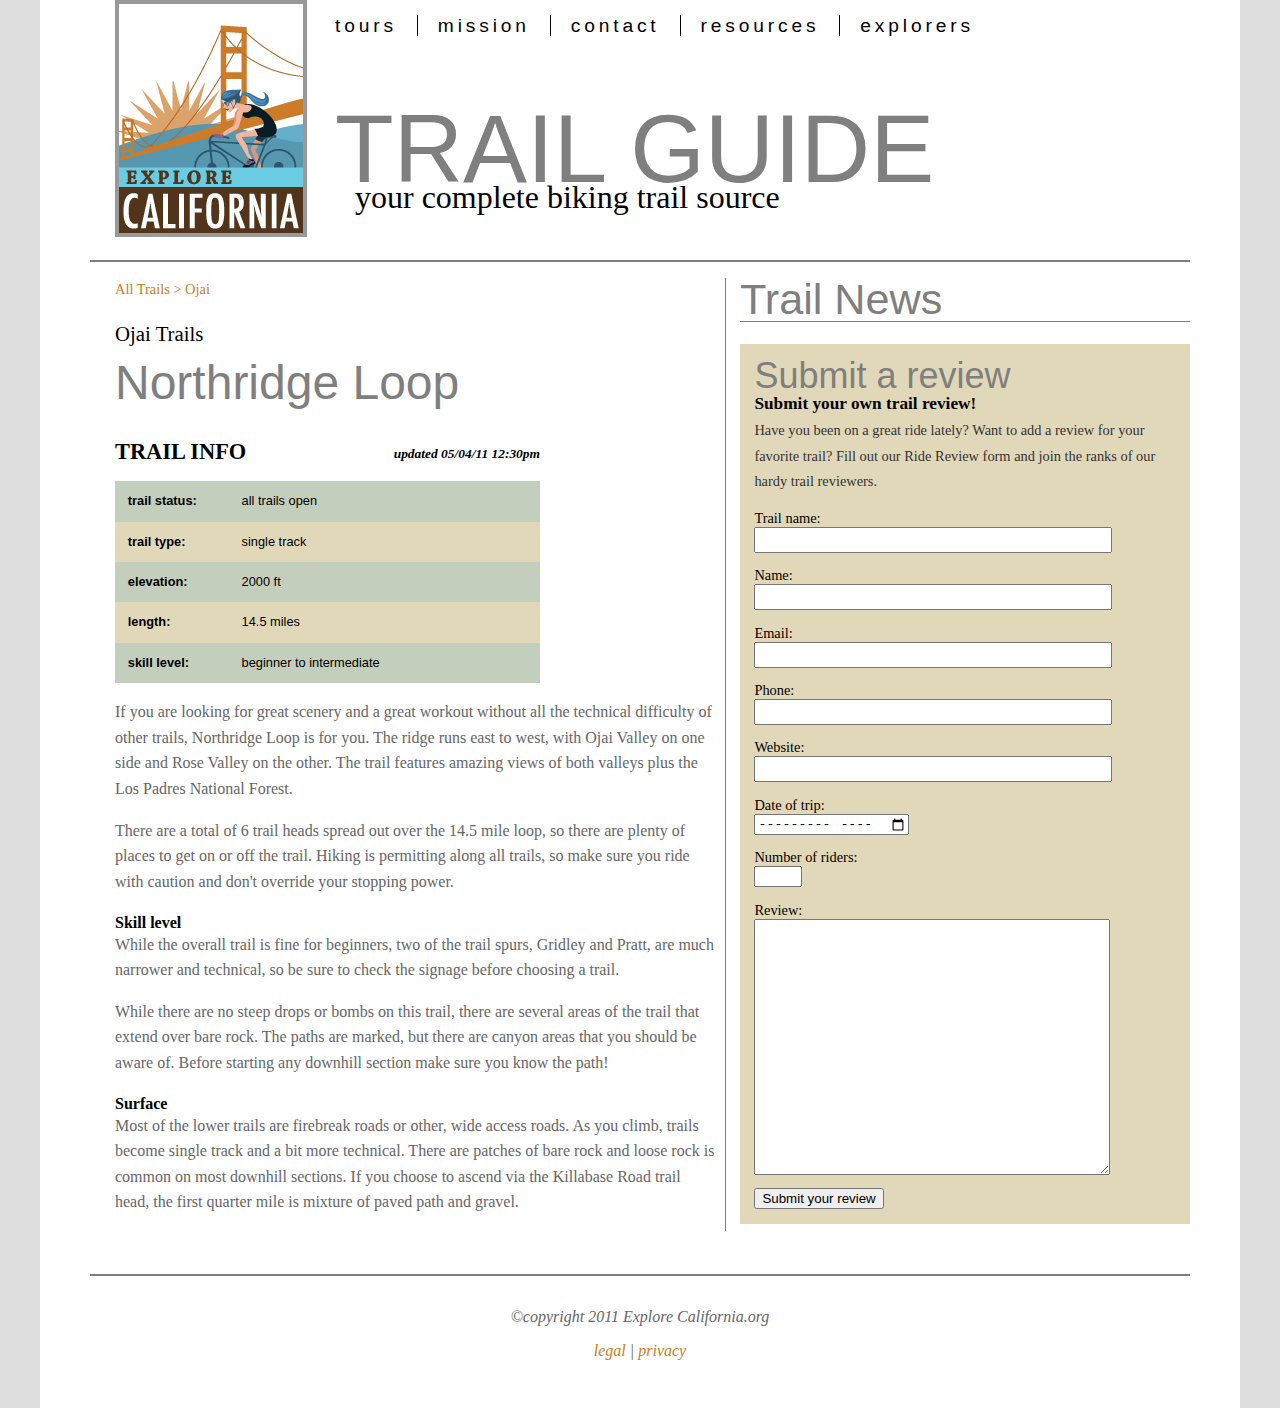
<file: HTML5/HTML5/04 Forms/04_01 New Inputs/forms.htm>
<!DOCTYPE HTML>
<html lang="en">
<head>
<meta charset="UTF-8">
<title>Explore California Trail Guide</title>
<!--update based on html5-->
<link href="_css/main.css" rel="stylesheet" type="text/css">
<!--[if lt IE 9]>
<script src="http://html5shiv.googlecode.com/svn/trunk/html5.js"></script>
<![endif]-->
</head>
<body>
<div id="wrapper">
  <header id="mainHeader">
    <hgroup>
      <h1><span>Explore California</span> Trail Guide</h1>
      <h2>your complete biking trail source</h2>
    </hgroup>
    <nav id="mainNav">
      <h1>Main page navigation</h1>
      <ul id="siteNav">
        <li><a href="#">tours</a></li>
        <li><a href="#">mission</a></li>
        <li><a href="#">contact</a></li>
        <li><a href="#">resources</a></li>
        <li><a href="#" class="last">explorers</a></li>
      </ul>
    </nav>
  </header>
  <section id="trailInfo">
    <header>
      <p><a href="#">All Trails</a> > <a href="#">Ojai</a></p>
      <h1>Ojai Trails</h1>
    </header>
    <article>
      <h1>Northridge Loop</h1>
      <table id="quickFacts" cellspacing="0">
        <caption>
        TRAIL INFO <span>updated 05/04/11 12:30pm</span>
        </caption>
        <tr>
          <th>trail status:</th>
          <td><span class="open">all trails open</span></td>
        </tr>
        <tr class="alt">
          <th>trail type:</th>
          <td>single track</td>
        </tr>
        <tr>
          <th>elevation:</th>
          <td>2000 ft</td>
        </tr>
        <tr class="alt">
          <th>length:</th>
          <td>14.5 miles</td>
        </tr>
        <tr>
          <th>skill level:</th>
          <td>beginner to intermediate</td>
        </tr>
      </table>
      <div class="text2Col">
        <p>If you are looking for great scenery and a great workout without all the technical difficulty of other trails, Northridge Loop is for you. The ridge runs east to west, with Ojai Valley on one side and Rose Valley on the other. The trail features amazing views of both valleys plus the Los Padres National Forest. </p>
        <p>There are a total of 6 trail heads spread out over the 14.5 mile loop, so there are plenty of places to get on or off the trail. Hiking is permitting along all trails, so make sure you ride with caution and don't override your stopping power.</p>
        <h2>Skill level</h2>
        <p>While the overall trail is fine for beginners, two of the trail spurs, Gridley and Pratt, are much narrower and technical, so be sure to check the signage before choosing a trail. </p>
        <p>While there are no steep drops or bombs on this trail, there are several areas of the trail that extend over bare rock. The paths are marked, but there are canyon areas that you should be aware of. Before starting any downhill section make sure you know the path!</p>
        <h2>Surface</h2>
        <p>Most of the lower trails are firebreak roads or other, wide access roads. As you climb, trails become single track and a bit more technical. There are patches of bare rock and loose rock is common on most downhill sections. If you choose to ascend via the Killabase Road trail head, the first quarter mile is mixture of paved path and gravel.</p>
      </div>
    </article>
  </section>
  <aside id="trailNews">
    <h1>Trail News</h1>
    <section class="news">
      <header>
        <hgroup>
          <h1>Submit a review</h1>
          <h2>Submit your own trail review!</h2>
        </hgroup>
        <p>Have you been on a great ride lately? Want to add a review for your favorite trail? Fill out our Ride Review form and join the ranks of our hardy trail reviewers.</p>
      </header>
      <form id="riderReview" method="post" action="#">
        <label for="trailName">Trail name:</label>
        <input type="text" name="name" id="name" tabindex="10">
        <label for="name">Name:</label>
        <input type="text" name="name2" id="name2" tabindex="20">
        <label for="email">Email:</label>
        <input type="email" name="email" id="email" tabindex="30">
        <label for="phone">Phone:</label>
        <input type="tel" name="phone" id="phone" tabindex="30">
        <label for="url">Website:</label>
        <input type="url" name="url" id="url" tabindex="40">
        <label for="tripDate">Date of trip:</label>
        <input type="month" name="tripDate" id="tripDate" tabindex="50">
        <label for="riders">Number of riders:</label>
        <input type="number" name="riders" id="riders" tabindex="60">
        <label for="review">Review:<br>
        </label>
        <textarea name="review" id="review" tabindex="70" cols="45" rows="10"></textarea>
        <input type="submit" name="submit" id="submit" tabindex="80" value="Submit your review">
      </form>
    </section>
  </aside>
  <footer id="pageFooter">
    <p>&copy;copyright 2011 Explore California.org</p>
    <p><a href="#">legal</a> | <a href="#">privacy</a> </p>
  </footer>
</div>
</body>
</html
</file>
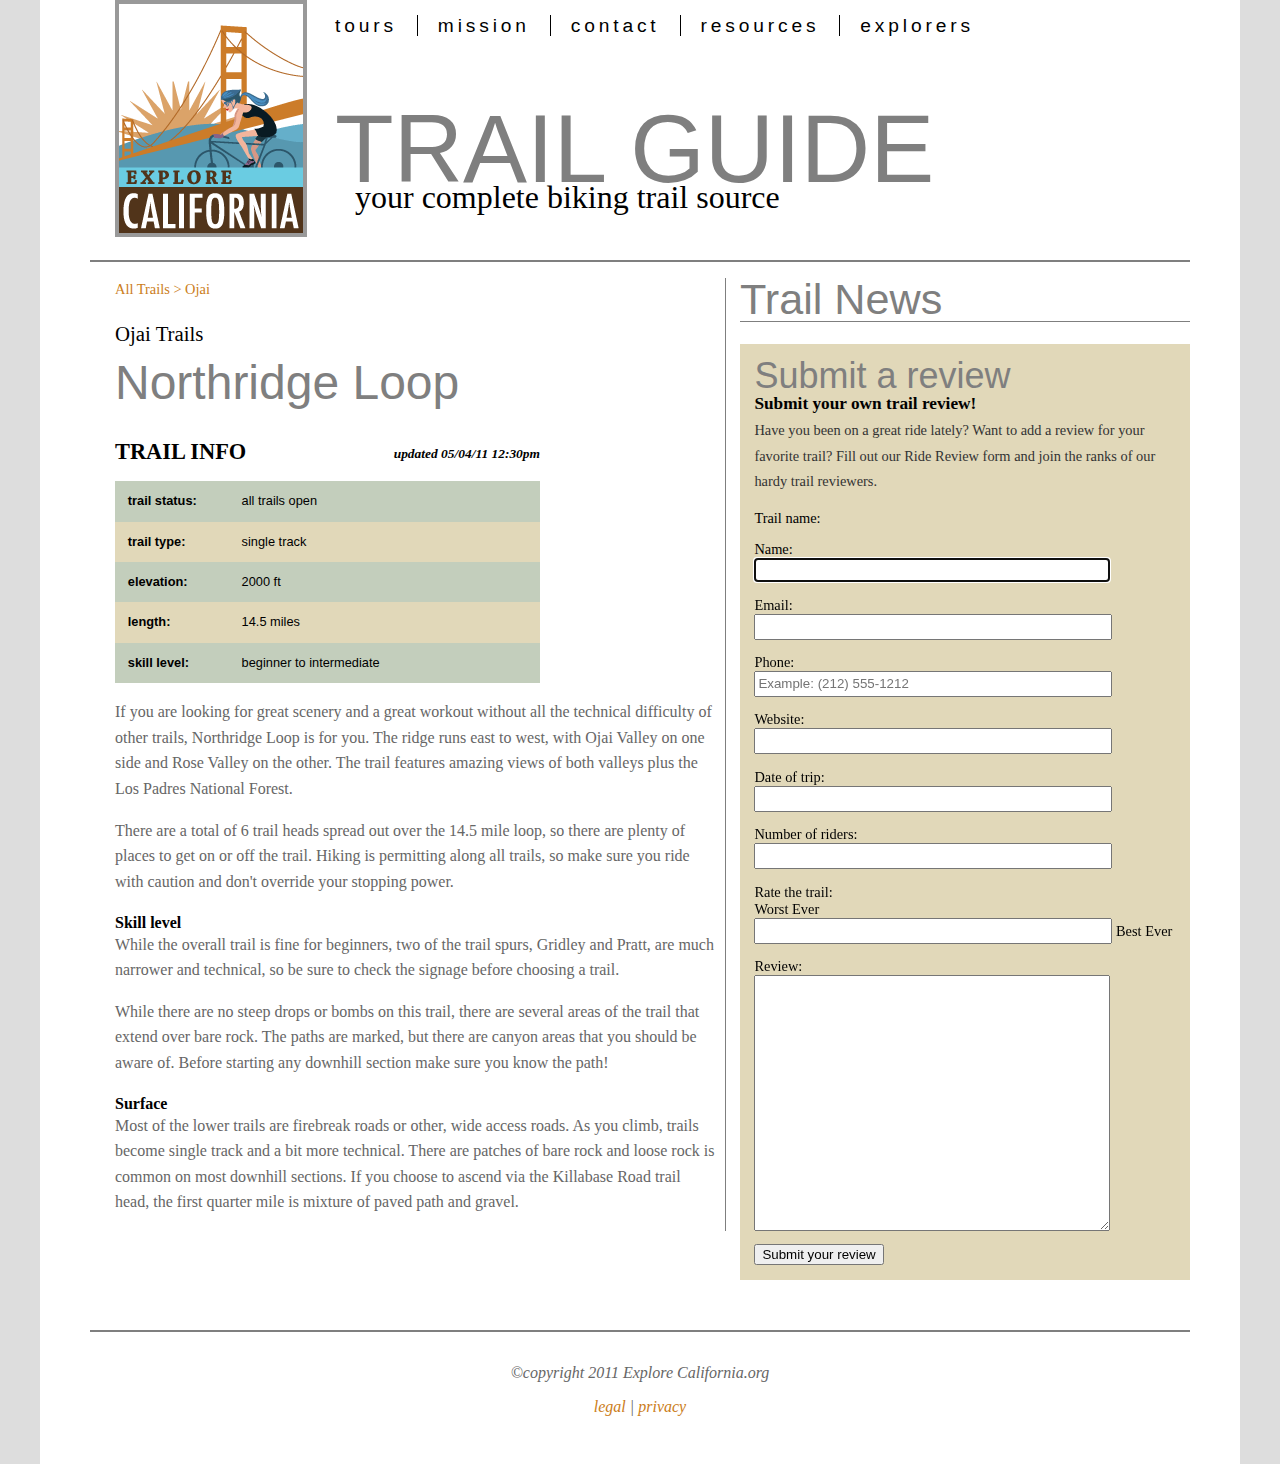
<file: HTML5/HTML5/04 Forms/04_02 Ranges/forms.htm>
<!DOCTYPE HTML>
<html lang="en">
<head>
<meta charset="UTF-8">
<title>Explore California Trail Guide</title>
<!--update based on html5-->
<link href="_css/main.css" rel="stylesheet" type="text/css">
<!--[if lt IE 9]>
<script src="http://html5shiv.googlecode.com/svn/trunk/html5.js"></script>
<![endif]-->
</head>
<body>
<div id="wrapper">
  <header id="mainHeader">
    <hgroup>
      <h1><span>Explore California</span> Trail Guide</h1>
      <h2>your complete biking trail source</h2>
    </hgroup>
    <nav id="mainNav">
      <h1>Main page navigation</h1>
      <ul id="siteNav">
        <li><a href="#">tours</a></li>
        <li><a href="#">mission</a></li>
        <li><a href="#">contact</a></li>
        <li><a href="#">resources</a></li>
        <li><a href="#" class="last">explorers</a></li>
      </ul>
    </nav>
  </header>
  <section id="trailInfo">
    <header>
      <p><a href="#">All Trails</a> > <a href="#">Ojai</a></p>
      <h1>Ojai Trails</h1>
    </header>
    <article>
      <h1>Northridge Loop</h1>
      <table id="quickFacts" cellspacing="0">
        <caption>
        TRAIL INFO <span>updated 05/04/11 12:30pm</span>
        </caption>
        <tr>
          <th>trail status:</th>
          <td><span class="open">all trails open</span></td>
        </tr>
        <tr class="alt">
          <th>trail type:</th>
          <td>single track</td>
        </tr>
        <tr>
          <th>elevation:</th>
          <td>2000 ft</td>
        </tr>
        <tr class="alt">
          <th>length:</th>
          <td>14.5 miles</td>
        </tr>
        <tr>
          <th>skill level:</th>
          <td>beginner to intermediate</td>
        </tr>
      </table>
      <div class="text2Col">
        <p>If you are looking for great scenery and a great workout without all the technical difficulty of other trails, Northridge Loop is for you. The ridge runs east to west, with Ojai Valley on one side and Rose Valley on the other. The trail features amazing views of both valleys plus the Los Padres National Forest. </p>
        <p>There are a total of 6 trail heads spread out over the 14.5 mile loop, so there are plenty of places to get on or off the trail. Hiking is permitting along all trails, so make sure you ride with caution and don't override your stopping power.</p>
        <h2>Skill level</h2>
        <p>While the overall trail is fine for beginners, two of the trail spurs, Gridley and Pratt, are much narrower and technical, so be sure to check the signage before choosing a trail. </p>
        <p>While there are no steep drops or bombs on this trail, there are several areas of the trail that extend over bare rock. The paths are marked, but there are canyon areas that you should be aware of. Before starting any downhill section make sure you know the path!</p>
        <h2>Surface</h2>
        <p>Most of the lower trails are firebreak roads or other, wide access roads. As you climb, trails become single track and a bit more technical. There are patches of bare rock and loose rock is common on most downhill sections. If you choose to ascend via the Killabase Road trail head, the first quarter mile is mixture of paved path and gravel.</p>
      </div>
    </article>
  </section>
  <aside id="trailNews">
    <h1>Trail News</h1>
    <section class="news">
      <header>
        <hgroup>
          <h1>Submit a review</h1>
          <h2>Submit your own trail review!</h2>
        </hgroup>
        <p>Have you been on a great ride lately? Want to add a review for your favorite trail? Fill out our Ride Review form and join the ranks of our hardy trail reviewers.</p>
      </header>
      <form id="riderReview" method="post" action="#">
        <label for="trailName">Trail name:</label>
        <label for="name">Name:</label>
        <input type="text" name="name" id="name" tabindex="20" autofocus>
        <label for="email">Email:</label>
        <input type="email" name="email" id="email" tabindex="30">
        <label for="phone">Phone:</label>
        <input type="tel" name="phone" id="phone" tabindex="35" placeholder="Example: (212) 555-1212">
        <label for="url">Website:</label>
        <input type="url" name="url" id="url" tabindex="40">
        <label for="tripDate">Date of trip:</label>
        <input type="text" name="tripDate" id="tripDate" tabindex="50">
        <label for="riders">Number of riders:</label>
        <input type="text" name="riders" id="riders" tabindex="60">
        <label for="rating">Rate the trail:</label>
        Worst Ever <input type="text" name="rating" id="rating" tabindex="65"> Best Ever
        <label for="review">Review:<br>
        </label>
        <textarea name="review" id="review" tabindex="70" cols="45" rows="10"></textarea>
        <input type="submit" name="submit" id="submit" tabindex="80" value="Submit your review">
      </form>
    </section>
  </aside>
  <footer id="pageFooter">
    <p>&copy;copyright 2011 Explore California.org</p>
    <p><a href="#">legal</a> | <a href="#">privacy</a> </p>
  </footer>
</div>
</body>
</html
</file>
<file: HTML5/HTML5/01 Tags/_css/main.css>
@charset "UTF-8";

html, body {
	margin: 0px;
	padding: 0px;
}

body {
	text-align:center;
	font: 100% Georgia, "Times New Roman", Times, serif;
	background: #e1d8b9 url(../_images/page_background.jpg) repeat-x;
	margin-top: 25px;
}
header, section, footer, aside, nav, article, figure {
	display:block;	
}
/* ^2 --------------- limited-scale reset ---------------- */
h1, h2, h3, h4, h5, h6, p, address, blockquote, div, ul, li {
	margin: 0;
	padding: 0;
}
p {
	color:#333;
}
a {
	color: #995522;
	text-decoration: none;
}
a:hover {
	color: #cb7d20;
	border-bottom: 1px dashed #cb7d20;
}
a.accent {
	display: block;
	text-align: right;
}
a.accent:hover {
 	border: none;
	color: #cb202a;
}
/* ^3 ------ global classes -------- */
.floatRight {
	float: right;
}
.floatLeft {
	float: left;
}
.clearRight {
	clear: right;
}
.clearLeft {
	clear: left;
}
.clearBoth {
	clear: both;
}
.callOut {
	background: #e1d8b9;
	padding: 15px;
	margin-bottom: 25px;
}
.callOut h1 {
	font-size: 1.4em;
	color: #193742;
	border-bottom: 2px solid #193742;
	margin-bottom: .5em;
	padding-bottom: .25em;
}
#wrapper {
 	position: relative;
	padding: 0;
	width: 930px;
	margin: 0 auto;
	background: #fff;
	text-align: left;
}

/* ^4 ------------- home page specfic layout styles ----------- */
body#home #wrapper {
	background: #193742 url(../_images/main_back.jpg) no-repeat;
}

body#home #mainContent {
	padding-top: 234px;
}
/* ^5 --------------------- top-level region layout styles ------------------- */
/* top-level regions are header, mainNav, mainContent, sidebar, & footer */

/* header */
#logo {
	width: 192px;
	height: 237px;
	position: absolute;
	top: -25px;
	left: 35px;
}
/* mainNav */
#mainNav {
	float: left;
	width: 272px;
	margin-top: 233px;
}
/* mainContent */
#mainContent {
	padding-right: 25px;
	float: right;
	width: 608px;
	margin-bottom: 45px;
}
#sidebar {
	float: left;
	clear:left;
	width: 272px;
}
/* footer */
footer{
	width: 870px;
	height: 525px;
	clear: both;
	background: url(../_images/footer_back.gif) no-repeat;
	padding: 45px 30px 30px;
	margin-top: 45px;
}

/*  header  ^6a*/
#logo {
	background: url(../_images/logo.gif) no-repeat;
}
#logo a:hover {
	border: none;
}
#logo a{
	width: 192px;
	height: 237px;
	display: block;
}
#logo p{
	text-indent: -1000em;
}

/* navigation ^6b*/

/* home page navigation */
ul#homeNav {
	float: left;
	list-style: none;
	margin:0;
	padding:0;
	margin-bottom: 50px;
	clear: left;
}
ul#homeNav li {
	margin: 0;
	padding: 0;
}
ul#homeNav li a{
	display: block;
	width: 272px;
	height: 82px;
	text-indent: -1000em;
}
ul#homeNav li a.tours {
	background: url(../_images/tours_nav.gif) no-repeat left top;
}
ul#homeNav li a.mission{
	background: url(../_images/mission_nav.gif) no-repeat left top;
}
ul#homeNav li a.contact {
	background: url(../_images/contact_nav.gif) no-repeat left top;
}
ul#homeNav li a.resources {
	background: url(../_images/resources_nav.gif) no-repeat left top;
}
ul#homeNav li a.explorers {
	background: url(../_images/explorers_nav.gif) no-repeat left top;
}
ul#homeNav li a:hover {
	background-position: -272px 0;
	border: none;
}
/* base navigation */
ul#baseNav {
	float: left;
	list-style: none;
	margin:0;
	padding:0;
	margin-bottom: 50px;
	clear: left;
}
ul#baseNav li {
	margin: 0;
	padding: 0;
}
ul#baseNav li a{
	display: block;
	width: 272px;
	height: 60px;
	text-indent: -1000em;
}
ul#baseNav li a.tours {
	background: url(../_images/tours_main.gif) no-repeat left top;
}
ul#baseNav li a.mission{
	background: url(../_images/mission_main.gif) no-repeat left top;
}
ul#baseNav li a.contact {
	background: url(../_images/contact_main.gif) no-repeat left top;
}
ul#baseNav li a.resources {
	background: url(../_images/resource_main.gif) no-repeat left top;
}
ul#baseNav li a.explorers {
	background: url(../_images/explorers_main.gif) no-repeat left top;
}
ul#baseNav li a.current, ul#baseNav li a.current:hover {
	background-position: right top;
	border: none;
	cursor: default;
}

ul#baseNav li a:hover {
	background-position: -272px 0;
	border: none;
}
/* sub navigation */
ul#baseNav ul.subNav {
	list-style: none;
	margin:0;
	padding:0;
	margin-bottom: 10px;
}
ul#baseNav ul.subNav li {
	margin: 0 0 5px 50px;
}
ul#baseNav ul.subNav li a:link, ul#baseNav ul.subNav li a:visited{
	display: block;
	width: auto;
	height: auto;
	text-indent: 0;
	padding: 5px 0;
	color: #cb7d20;
	border-bottom: 1px solid #cb7d20;
}
ul#baseNav ul.subNav li a:hover{
	color: #2c566a;
	border-bottom: 1px solid #2c566a;
}
ul#baseNav ul.subNav li a.current{
	color: #666;
	border-bottom: 1px solid #666;
}
/* main content region ^6c */
#mainContent h1{
	font: normal 2.5em Georgia, "Times New Roman", Times, serif;
	margin: .5em 0 .25em;
	letter-spacing: -1px;
}
#mainContent p{
	font-size: 1em;
	line-height: 1.8;
}
#mainContent a.breadcrumb {
	color: #cb202a;
	font-family: "Lucida Sans Unicode", "Lucida Grande", sans-serif;
	font-size: 1em;
}
#mainContent a.breadcrumb:hover {
	color: #3c6b92;
	border: none;
}
#mainContent img.articleImage {
	display: block;
	float: right;
	padding: 1em 0 1em 1em;
}
#mainContent img.headlineImage {
	display: block;
	float: right;
	padding: 0 0 .25em .5em;
}
#mainContent h1#pageID {
	color: #193742;
	font-size: 1.4em;
	font-weight: bold;
	margin-top: 20px;
	padding-bottom: .25em;
	border-bottom: 2px solid #193742;
}
#mainContent #mainArticle {
	margin: 25px 0 35px;
	position: relative;
}
body.hasCrumbs #mainContent #mainArticle {
	margin-top: 45px;
}
#mainContent .tourBadge {
	position: absolute;
	top: 15px;
	right: -50px;
}
#mainContent .tourBadge img {
	border: none;
}
#mainContent .tourBadge a,#mainContent .tourBadge a:hover {
	border: none;
	color: transparent;
}
#mainContent #mainArticle h1 {
	font-size: 2em;
	color: #193742;
	font-weight: bold;
	margin-bottom: .4em;
}
#mainContent #mainArticle h2 {
	font-size: 1.6em;
	color: #51341a;
	font-weight: normal;
	margin-top: 1.2em;
	margin-bottom: 1em;
	clear: both;
}
#mainContent #mainArticle h2 span.tourCost {
	font-size: .8em;
	color: #666;
	font-style: italic;
	margin-top: .25em;
	display: block;
	border-bottom: 1px solid #666;
	padding-bottom: .25em;
	margin-bottom: 1em;
}
#mainContent #mainArticle h3 {
	font-size: 1.3em;
	color: #51341a;
	font-weight: normal;
	margin: 1.25em 0 .5em;
	clear: both;
}
#mainContent #mainArticle p{
	margin-bottom: 1em;
}
#mainContent #mainArticle p.option{
	font-style: italic;
	color: #999;
	font-weight: bold;
	text-align: right;
	font-size: 1.2em;
	margin-top: -.6em;
}
#mainContent #mainArticle p a.top {
	text-align: right;
	padding-left: 30px;
	background: url(../_images/return_top.gif) no-repeat;
	line-height: 20px;
	float: right;
}
#mainContent #mainArticle p a.top:hover {
	border: none;
	color: #333;
}
#mainContent #mainArticle ul {
	list-style: none;
	margin: 0;
	padding: 0;
}
#mainContent #mainArticle ul ul{
	margin: 1.4em 0 1em 0;
}
#mainContent #mainArticle li {
	margin: 0 0 1.2em 2.4em;
	padding: 0 0 0 24px;
	background: url(../_images/star_bullet.gif) no-repeat 0 2px;
	font-size: 1em;
	color: #51341a;
}
#mainContent #mainArticle li li{
	font-size: 100%;
	margin-bottom: .7em;
}
#mainContent #mainArticle ul.faqNav {
	list-style: none;
	margin: 0 0 1em 0;
	padding: 0;
	width: 180px;
	float: left;
	margin-right: 15px;
}
#mainContent #mainArticle ul.faqNav li {
	background: #ccc;
	border: 1px solid #999;
	margin: 0 0 1em 0;
	padding: .5em .5em .5em 1em;
	font-size: .85em;
}
#mainContent #mainArticle ul.faqNav li a:link, #mainContent #mainArticle ul.faqNav li a:visited {
	color: #193742;
}
#mainContent #mainArticle ul.faqNav li a:hover, #mainContent #mainArticle ul.faqNav li a:active {
	color: #cb7d20;
	border: none;
}
#mainContent #mainArticle dl.faq {
	margin-bottom: 1em;
	padding-bottom: 1em;
	border-bottom: 1px solid #999;
}
#mainContent #mainArticle dl.faq dt {
	font: normal bold .9em Tahoma, Geneva, sans-serif;
	padding: 0;
	margin: 1em 0 .5em;
	color: #333;
	letter-spacing: 1px;
}
#mainContent #mainArticle dl.faq dd {
	font-size: .9em;
	line-height: 1.4;
	color: #333;
	text-align: justify;
	margin: 0;
	padding: 0 0 0 2em;
}
#mainContent div.tourDescription {
	border-top: 2px solid #2c566a;
	float: left;
	clear: left;
	padding: 10px 0;
	margin-bottom: 15px;
}
#mainContent .tourDescription h2 {
	font-size: 1.6em;
	font-family: "Lucida Sans Unicode", "Lucida Grande", sans-serif;
	color: #193742;
	font-weight: bold;
	margin-bottom: 0;
	clear: right;
}
#mainContent .tourDescription h3.price {
	font-size: 1.2em;
	font-family: Georgia, "Times New Roman", Times, serif;
	color: #666;
	font-weight: normal;
	font-style: italic;
	text-align: right;
	clear: right;
	margin: -1.6em 0 1em;
}
#mainContent .tourDescription p {
	font-size: .9em;
	line-height: 1.5;
}
#mainContent .tourDescription span.option {
	font-weight: bold;
	text-align: right;
	display:block;
}
#mainContent .tourDescription img {
	float: left;
	padding: 10px 10px 10px 0;
}
#mainContent .tourDescription a.more {
	display:block;
	float: right;
	width: 95px;
	height: 30px;
	background: url(../_images/more_bug.gif) no-repeat left top;
	text-indent: -1000em;
	margin: 15px 0 0 15px;
}
#mainContent a.book {
	display:block;
	float: right;
	width: 95px;
	height: 30px;
	background: url(../_images/book_bug.gif) no-repeat left top;
	text-indent: -1000em;
	margin: 15px 0 0 15px;
}
#mainContent .tourDescription a.more:hover,#mainContent a.book:hover{
	background-position: right top;
	border: none;
}
#mainContent ul {
	margin: 0 .5em 1.5em;
	padding: 0 25px 0;
}
#mainContent li {
	font-size: 1em;
	margin-bottom:.75em;
	color: #333;
}
#mainContent .callOut {
	width: 262px;
	float: left;
	margin-right: 24px;
}
#mainContent .callOutRight {
	margin-right: 0;
}

#mainContent .callOut h1 {
	font-size: 1.4em;
	font-weight: bold;
	color: #193742;
	border-bottom: 2px solid #193742;
	margin-bottom: .5em;
	padding-bottom: .25em;
}
#mainContent #findTour {
	position:absolute;
	top: 40px;
	right: -15px;
	width: 300px;
	height: 80px;
	text-indent: -1000em;
	background: url(../_images/tag.png) no-repeat;
}
#mainContent #findTour a{
	display: block;
	width: 300px;
	height: 80px;
}
#mainContent #findTour a:hover{
	border: none;
}
/* mainContent specific regions */
/* data tables ^6d */
#mainContent table.data {
	width: 95%;
	margin: 0 auto 30px;
	font-family: Arial, Helvetica, sans-serif;
	font-size: 0.9em;
	border-collapse: collapse;
	border: 1px solid #333;
	background: #e1d8b9;
}
#mainContent table.data caption {
	font-size: 1.2em;
	font-weight: bold;
	color: #51341a;
	padding-bottom: 10px;
	margin: 0;
	text-align: left;
}
#mainContent table.data th{
	font-size: 1em;
	font-weight: normal;
	text-align: left;
	padding: 0 10px;
	line-height: 2.6em;
	color: #FFF;
	background: #555;
	border-bottom: 1px solid #000;
}
#mainContent table.data thead {
	background: url(../_images/thead_back.gif) repeat-x left top;
	height: 40px;
}
#mainContent table.data thead th {
	background: none;
	color: #000;
	text-align:left;
	border: 1px solid #333;
}
#mainContent table.data td {
	padding: 0 10px;
	border: 1px solid #333;
	font-size: .8em;
}
#mainContent table.data tr.alt {
	background: #fff;
}
#mainContent #trailType, #mainContent #trailPath, #mainContent #trailRating {
	background: #fff;
}

/*spotlight region ^6e */
#spotlight{
	background: #fff;
	padding: 15px 25px;
	margin-top: 165px;
}
#spotlight h2{
	color: #193742;
	font-size: 1.8em;
	margin-bottom: 0.25em;
}
#spotlight p{
	font-size: .85em;
	line-height:1.5;
	margin-bottom: 1.5em;
}
/* form styling ^6f */
#mainContent form {
	font: normal .9em Arial, Helvetica, sans-serif;
	color: #193742;
}
#mainContent fieldset {
	padding: 40px 20px  0 0;
	margin: 0 0 2em;
	background-color: #e1d8b9;
	border: none;
	position: relative;
	float: left;
}
#mainContent fieldset legend {
	padding: 0;
	margin: 0;
	color: #51341a;
}
#mainContent legend strong {
	position: absolute;
	margin-left: 20px;
	margin-top: 10px;
	font-size: 1.2em;
}
#mainContent #mainArticle form p {
	color: #193742;
	margin: 0 0 20px 20px;
}
#mainContent #mainArticle form p.subHead {
	margin: 0 0 0 20px;
	clear: both;
}
#mainContent #mainArticle form label.subHead {
	display: block;
	float: none;
	margin: 0;
	width: auto;
}
#mainContent form label{
	width: 100px;
	float: left;
	clear: left;
	margin-right: .75em;
}
#mainContent form label.inline {
	width: auto;
	float: none;
}
#mainContent #mainArticle form ol{
	list-style:none;
	margin: 0;
	padding: 0;
}
#mainContent #mainArticle form li {
	background: none;
	margin: 0;
	padding: 0;
}
/* individual forms */
/* support form */
#mainContent fieldset#quickSupport {
	width: 320px;
}
#mainContent fieldset#quickSupport textarea {
	width: 275px;
	height: 150px;
}
#mainContent #mainArticle #supportOptions {
	width: 215px;
	padding: 15px 15px 0;
	border: 1px solid #193742;
	float: right;
	background-color: #cb7d20;
}
#mainContent #mainArticle #supportOptions h3{
	font: normal 1.2em Arial, Helvetica, sans-serif;
	color: #fff;
	letter-spacing:1px;
	margin: 0 0 .75em;
}
#mainContent #mainArticle #supportOptions p{
	font-size: 1em;
	color: #000;
	line-height: 1.4;
}
#mainContent #mainArticle #supportOptions strong {
	color: #fff;
	font-size: 1.2em;
	letter-spacing: 2px;
	font-weight:normal;
}
#mainContent #mainArticle #supportOptions a:link, #mainContent #mainArticle #supportOptions a:visited {
	color: #fff;
	border-bottom: 1px dashed #fff;
}
#mainContent #mainArticle #supportOptions a:hover {
	color: #000;
	border-bottom: 1px dashed #000;
}
/* contact form */
#mainContent form#frmContact input.text {
	width: 250px;
}

#mainContent form#frmContact fieldset {
	width: 580px;
}

#mainContent form#frmContact .col1 {
	float: left;
	padding-left: 20px;
	margin-right: 20px;
	width: 160px;
}
#mainContent form#frmContact .col2, #mainContent form#frmContact .col3 {
	float: left;
	margin-right: 20px;
	width: 170px;
}
#mainContent form#frmContact div p {
	margin: 0 0 .5em 0;
}
#mainContent form#frmContact div label {
	font-size: .9em;
	display: inline;
	float: none;
}
#mainContent form#frmContact textarea {
	width: 500px;
	height: 150px;
}
/* join form */

#mainContent form#frmJoin input.text {
	width: 200px;
}

#mainContent form#frmJoin fieldset {
	width: 580px;
}
#mainContent form#frmJoin label {
	width: 125px;
	position: relative;
}
#mainContent form#frmJoin label.inline {
	float: none;
}
#mainContent form#frmJoin label span {
	color: #51341a;
	position: absolute;
	left: 350px;
}
#mainContent form#frmJoin .col1 {
	float: left;
	padding-left: 20px;
	margin-right: 20px;
	width: 160px;
}
#mainContent form#frmJoin .col2, #mainContent form#frmContact .col3 {
	float: left;
	margin-right: 20px;
	width: 170px;
}
#mainContent form#frmJoin div p {
	margin: 0 0 .5em 0;
}
#mainContent form#frmJoin div  {
	margin: 0 0 20px 0;
}
#mainContent form#frmJoin div label {
	font-size: .9em;
	display: inline;
	float: none;
}
#mainContent form#frmJoin textarea {
	width: 500px;
	height: 150px;
}
/* Sidebar div */
#sidebar div {
	margin: 20px 0 20px 20px;
}
#sidebar #specials h2 {
	font-size: .9em;
	font-family: Arial, Helvetica, sans-serif;
	color: #193742;
	margin-bottom: .1em;
	text-align: right;
	border-top: 1px solid #193742;
	padding-top: 1em;
	clear: both;
}
#sidebar  #specials h2.top {
	border:none;
}
#sidebar #specials p {
	font-size: .9em;
	font-style: italic;
	text-align: right;
	margin: .5em 0;
	line-height: 1.6;
}
#sidebar #specials img {
	float: left;
	padding-right: 10px;
	padding-bottom: 1em;
}
/* footer region */
footer h3 {
	font: normal 1.3em Arial, Helvetica, sans-serif;
	color: #fff;
	margin-bottom: .5em;
	letter-spacing: .1em;
}
footer p{
	font: normal 1em Georgia, "Times New Roman", Times, serif;
	color: #fff;
}
ul#quickNav {
	list-style: none;
	margin: 0;
	padding: 0;
}
ul#quickNav li {
	margin: 0 0 .5em 0;
	padding: 0 ;
}
ul#quickNav li a{
	text-decoration: none;
	color: #fff;
}
ul#quickNav li a:hover {
	color: #193742;
	border-bottom-color: #193742;
}

#footerMenu {
	float: left;
	width: 230px;
}
#footerBody {
	float: right;
	width: 640px;
}
#footerBody a {
	text-decoration: none;
	color: #fff;
}
#footerBody a:hover {
	color: #193742;
	border-bottom-color: #193742;
}
#footerBody #footerMidCol {
	float: left;
	width: 270px;
}
#footerBody #footerMidCol p {
	margin-bottom: 2em;
}
#footerBody #footerRightCol {
	float: right;
	width: 370px;
}
#footerBody #footerRightCol h1{
	font: bold 1.6em Georgia, "Times New Roman", Times, serif;
	color: #fff;
	letter-spacing:.1em;
	text-align:right;
	margin-bottom: .25em;
}
#footerBody #footerRightCol p{
	color: #fff;
	letter-spacing:.1em;
	line-height: 1.2;
	text-align:right;
	margin-bottom: 1em;
}
#footerBody #footerRightCol p.phone{
	font: bold 1.6em Georgia, "Times New Roman", Times, serif;
	color: #fff;
	letter-spacing:.1em;
}
</file>
<file: HTML5/HTML5/05 Typography/_css/main.css>
@charset "UTF-8";
@font-face{
	font-family: Dragon ;
	src: url("../_fonts/dragwifg-webfont.ttf")

}

html, body {
	margin: 0px;
	padding: 0px;
}
h1 {
	font-family: Dragon, serif;
}
body {
	text-align:center;
	font: 100% Georgia, "Times New Roman", Times, serif;
	background: #e1d8b9 url(../_images/page_background.jpg) repeat-x;
	margin-top: 25px;
}
header, section, footer, aside, nav, article, figure, time {
	display:block;	
}
/* ^2 --------------- limited-scale reset ---------------- */
h1, h2, h3, h4, h5, h6, p, address, blockquote, div, ul, li {
	margin: 0;
	padding: 0;
}
p {
	color:#333;
}
a {
	color: #995522;
	text-decoration: none;
}
a:hover {
	color: #cb7d20;
	border-bottom: 1px dashed #cb7d20;
}
a.accent {
	display: block;
	text-align: right;
}
a.accent:hover {
 	border: none;
	color: #cb202a;
}
/* ^3 ------ global classes -------- */
.floatRight {
	float: right;
}
.floatLeft {
	float: left;
}
.clearRight {
	clear: right;
}
.clearLeft {
	clear: left;
}
.clearBoth {
	clear: both;
}
.callOut {
	background: #e1d8b9;
	padding: 15px;
	margin-bottom: 25px;
}
.callOut h1 {
	font-size: 1.4em;
	color: #193742;
	border-bottom: 2px solid #193742;
	margin-bottom: .5em;
	padding-bottom: .25em;
}
#wrapper {
 	position: relative;
	padding: 0;
	width: 930px;
	margin: 0 auto;
	background: #fff;
	text-align: left;
}

/* ^4 ------------- home page specfic layout styles ----------- */
body#home #wrapper {
	background: #193742 url(../_images/main_back.jpg) no-repeat;
}

body#home #mainContent {
	padding-top: 234px;
}
/* ^5 --------------------- top-level region layout styles ------------------- */
/* top-level regions are header, mainNav, mainContent, sidebar, & footer */

/* header */
#logo {
	width: 192px;
	height: 237px;
	position: absolute;
	top: -25px;
	left: 35px;
}
/* mainNav */
#mainNav {
	float: left;
	width: 272px;
	margin-top: 233px;
}
/* mainContent */
section#mainContent {
	padding-right: 25px;
	float: right;
	width: 608px;
	margin-bottom: 45px;
}
/* aside */
aside#sidebar {
	float: left;
	clear:left;
	width: 272px;
}
/* footer */
footer{
	width: 870px;
	height: 525px;
	clear: both;
	background: url(../_images/footer_back.gif) no-repeat;
	padding: 45px 30px 30px;
	margin-top: 45px;
}

/*  header  ^6a*/
#logo {
	background: url(../_images/logo.gif) no-repeat;
}
#logo a:hover {
	border: none;
}
#logo a{
	width: 192px;
	height: 237px;
	display: block;
}
#logo p{
	text-indent: -1000em;
}

/* navigation ^6b*/

/* home page navigation */
ul#homeNav {
	float: left;
	list-style: none;
	margin:0;
	padding:0;
	margin-bottom: 50px;
	clear: left;
}
ul#homeNav li {
	margin: 0;
	padding: 0;
}
ul#homeNav li a{
	display: block;
	width: 272px;
	height: 82px;
	text-indent: -1000em;
}
ul#homeNav li a.tours {
	background: url(../_images/tours_nav.gif) no-repeat left top;
}
ul#homeNav li a.mission{
	background: url(../_images/mission_nav.gif) no-repeat left top;
}
ul#homeNav li a.contact {
	background: url(../_images/contact_nav.gif) no-repeat left top;
}
ul#homeNav li a.resources {
	background: url(../_images/resources_nav.gif) no-repeat left top;
}
ul#homeNav li a.explorers {
	background: url(../_images/explorers_nav.gif) no-repeat left top;
}
ul#homeNav li a:hover {
	background-position: -272px 0;
	border: none;
}
/* base navigation */
ul#baseNav {
	float: left;
	list-style: none;
	margin:0;
	padding:0;
	margin-bottom: 50px;
	clear: left;
}
ul#baseNav li {
	margin: 0;
	padding: 0;
}
ul#baseNav li a{
	display: block;
	width: 272px;
	height: 60px;
	text-indent: -1000em;
}
ul#baseNav li a.tours {
	background: url(../_images/tours_main.gif) no-repeat left top;
}
ul#baseNav li a.mission{
	background: url(../_images/mission_main.gif) no-repeat left top;
}
ul#baseNav li a.contact {
	background: url(../_images/contact_main.gif) no-repeat left top;
}
ul#baseNav li a.resources {
	background: url(../_images/resource_main.gif) no-repeat left top;
}
ul#baseNav li a.explorers {
	background: url(../_images/explorers_main.gif) no-repeat left top;
}
ul#baseNav li a.current, ul#baseNav li a.current:hover {
	background-position: right top;
	border: none;
	cursor: default;
}

ul#baseNav li a:hover {
	background-position: -272px 0;
	border: none;
}
/* sub navigation */
ul#baseNav ul.subNav {
	list-style: none;
	margin:0;
	padding:0;
	margin-bottom: 10px;
}
ul#baseNav ul.subNav li {
	margin: 0 0 5px 50px;
}
ul#baseNav ul.subNav li a:link, ul#baseNav ul.subNav li a:visited{
	display: block;
	width: auto;
	height: auto;
	text-indent: 0;
	padding: 5px 0;
	color: #cb7d20;
	border-bottom: 1px solid #cb7d20;
}
ul#baseNav ul.subNav li a:hover{
	color: #2c566a;
	border-bottom: 1px solid #2c566a;
}
ul#baseNav ul.subNav li a.current{
	color: #666;
	border-bottom: 1px solid #666;
}
/* main content region ^6c */
#mainContent h1{
	font: normal 2.5em Georgia, "Times New Roman", Times, serif;
	margin: .5em 0 .25em;
	letter-spacing: -1px;
}
#mainContent p{
	font-size: 1em;
	line-height: 1.8;
}
#mainContent a.breadcrumb {
	color: #cb202a;
	font-family: "Lucida Sans Unicode", "Lucida Grande", sans-serif;
	font-size: 1em;
}
#mainContent a.breadcrumb:hover {
	color: #3c6b92;
	border: none;
}
#mainContent img.articleImage {
	display: block;
	float: right;
	padding: 1em 0 1em 1em;
}
#mainContent img.headlineImage {
	display: block;
	float: right;
	padding: 0 0 .25em .5em;
}
#mainContent h1#pageID {
	color: #193742;
	font-size: 1.4em;
	font-weight: bold;
	margin-top: 20px;
	padding-bottom: .25em;
	border-bottom: 2px solid #193742;
}
#mainContent #mainArticle {
	margin: 25px 0 35px;
	position: relative;
}
body.hasCrumbs #mainContent #mainArticle {
	margin-top: 45px;
}
#mainContent .tourBadge {
	position: absolute;
	top: 15px;
	right: -50px;
}
#mainContent .tourBadge img {
	border: none;
}
#mainContent .tourBadge a,#mainContent .tourBadge a:hover {
	border: none;
	color: transparent;
}
#mainContent #mainArticle h1 {
	font-size: 2em;
	color: #193742;
	font-weight: bold;
	margin-bottom: .4em;
}
#mainContent #mainArticle h2 {
	font-size: 1.6em;
	color: #51341a;
	font-weight: normal;
	margin-top: 1.2em;
	margin-bottom: 1em;
	clear: both;
}
#mainContent #mainArticle h2 span.tourCost {
	font-size: .8em;
	color: #666;
	font-style: italic;
	margin-top: .25em;
	display: block;
	border-bottom: 1px solid #666;
	padding-bottom: .25em;
	margin-bottom: 1em;
}
#mainContent #mainArticle h3 {
	font-size: 1.3em;
	color: #51341a;
	font-weight: normal;
	margin: 1.25em 0 .5em;
	clear: both;
}
#mainContent #mainArticle p{
	margin-bottom: 1em;
}
#mainContent #mainArticle p.option{
	font-style: italic;
	color: #999;
	font-weight: bold;
	text-align: right;
	font-size: 1.2em;
	margin-top: -.6em;
}
#mainContent #mainArticle p a.top {
	text-align: right;
	padding-left: 30px;
	background: url(../_images/return_top.gif) no-repeat;
	line-height: 20px;
	float: right;
}
#mainContent #mainArticle p a.top:hover {
	border: none;
	color: #333;
}
#mainContent #mainArticle ul {
	list-style: none;
	margin: 0;
	padding: 0;
}
#mainContent #mainArticle ul ul{
	margin: 1.4em 0 1em 0;
}
#mainContent #mainArticle li {
	margin: 0 0 1.2em 2.4em;
	padding: 0 0 0 24px;
	background: url(../_images/star_bullet.gif) no-repeat 0 2px;
	font-size: 1em;
	color: #51341a;
}
#mainContent #mainArticle li li{
	font-size: 100%;
	margin-bottom: .7em;
}
#mainContent #mainArticle ul.faqNav {
	list-style: none;
	margin: 0 0 1em 0;
	padding: 0;
	width: 180px;
	float: left;
	margin-right: 15px;
}
#mainContent #mainArticle ul.faqNav li {
	background: #ccc;
	border: 1px solid #999;
	margin: 0 0 1em 0;
	padding: .5em .5em .5em 1em;
	font-size: .85em;
}
#mainContent #mainArticle ul.faqNav li a:link, #mainContent #mainArticle ul.faqNav li a:visited {
	color: #193742;
}
#mainContent #mainArticle ul.faqNav li a:hover, #mainContent #mainArticle ul.faqNav li a:active {
	color: #cb7d20;
	border: none;
}
#mainContent #mainArticle dl.faq {
	margin-bottom: 1em;
	padding-bottom: 1em;
	border-bottom: 1px solid #999;
}
#mainContent #mainArticle dl.faq dt {
	font: normal bold .9em Tahoma, Geneva, sans-serif;
	padding: 0;
	margin: 1em 0 .5em;
	color: #333;
	letter-spacing: 1px;
}
#mainContent #mainArticle dl.faq dd {
	font-size: .9em;
	line-height: 1.4;
	color: #333;
	text-align: justify;
	margin: 0;
	padding: 0 0 0 2em;
}
#mainContent div.tourDescription {
	border-top: 2px solid #2c566a;
	float: left;
	clear: left;
	padding: 10px 0;
	margin-bottom: 15px;
}
#mainContent .tourDescription h2 {
	font-size: 1.6em;
	font-family: "Lucida Sans Unicode", "Lucida Grande", sans-serif;
	color: #193742;
	font-weight: bold;
	margin-bottom: 0;
	clear: right;
}
#mainContent .tourDescription h3.price {
	font-size: 1.2em;
	font-family: Georgia, "Times New Roman", Times, serif;
	color: #666;
	font-weight: normal;
	font-style: italic;
	text-align: right;
	clear: right;
	margin: -1.6em 0 1em;
}
#mainContent .tourDescription p {
	font-size: .9em;
	line-height: 1.5;
}
#mainContent .tourDescription span.option {
	font-weight: bold;
	text-align: right;
	display:block;
}
#mainContent .tourDescription img {
	float: left;
	padding: 10px 10px 10px 0;
}
#mainContent .tourDescription a.more {
	display:block;
	float: right;
	width: 95px;
	height: 30px;
	background: url(../_images/more_bug.gif) no-repeat left top;
	text-indent: -1000em;
	margin: 15px 0 0 15px;
}
#mainContent a.book {
	display:block;
	float: right;
	width: 95px;
	height: 30px;
	background: url(../_images/book_bug.gif) no-repeat left top;
	text-indent: -1000em;
	margin: 15px 0 0 15px;
}
#mainContent .tourDescription a.more:hover,#mainContent a.book:hover{
	background-position: right top;
	border: none;
}
#mainContent ul {
	margin: 0 .5em 1.5em;
	padding: 0 25px 0;
}
#mainContent li {
	font-size: 1em;
	margin-bottom:.75em;
	color: #333;
}
aside.callOut {
	width: 262px;
	float: left;
	margin-right: 24px;
}
aside.callOutRight {
	margin-right: 0;
}
#mainContent .callOut h1 {
	font-size: 1.4em;
	font-weight: bold;
	color: #193742;
	border-bottom: 2px solid #193742;
	margin-bottom: .5em;
	padding-bottom: .25em;
}
#mainContent #findTour {
	position:absolute;
	top: 40px;
	right: -15px;
	width: 300px;
	height: 80px;
	text-indent: -1000em;
	background: url(../_images/tag.png) no-repeat;
}
#mainContent #findTour a{
	display: block;
	width: 300px;
	height: 80px;
}
#mainContent #findTour a:hover{
	border: none;
}
/* mainContent specific regions */
/* data tables ^6d */
#mainContent table.data {
	width: 95%;
	margin: 0 auto 30px;
	font-family: Arial, Helvetica, sans-serif;
	font-size: 0.9em;
	border-collapse: collapse;
	border: 1px solid #333;
	background: #e1d8b9;
}
#mainContent table.data caption {
	font-size: 1.2em;
	font-weight: bold;
	color: #51341a;
	padding-bottom: 10px;
	margin: 0;
	text-align: left;
}
#mainContent table.data th{
	font-size: 1em;
	font-weight: normal;
	text-align: left;
	padding: 0 10px;
	line-height: 2.6em;
	color: #FFF;
	background: #555;
	border-bottom: 1px solid #000;
}
#mainContent table.data thead {
	background: url(../_images/thead_back.gif) repeat-x left top;
	height: 40px;
}
#mainContent table.data thead th {
	background: none;
	color: #000;
	text-align:left;
	border: 1px solid #333;
}
#mainContent table.data td {
	padding: 0 10px;
	border: 1px solid #333;
	font-size: .8em;
}
#mainContent table.data tr.alt {
	background: #fff;
}
#mainContent #trailType, #mainContent #trailPath, #mainContent #trailRating {
	background: #fff;
}

/*spotlight region ^6e */
#spotlight{
	background: #fff;
	padding: 15px 25px;
	margin-top: 165px;
}
#spotlight h2{
	color: #193742;
	font-size: 1.8em;
	margin-bottom: 0.25em;
}
#spotlight p{
	font-size: .85em;
	line-height:1.5;
	margin-bottom: 1.5em;
}
/* form styling ^6f */
#mainContent form {
	font: normal .9em Arial, Helvetica, sans-serif;
	color: #193742;
}
#mainContent fieldset {
	padding: 40px 20px  0 0;
	margin: 0 0 2em;
	background-color: #e1d8b9;
	border: none;
	position: relative;
	float: left;
}
#mainContent fieldset legend {
	padding: 0;
	margin: 0;
	color: #51341a;
}
#mainContent legend strong {
	position: absolute;
	margin-left: 20px;
	margin-top: 10px;
	font-size: 1.2em;
}
#mainContent #mainArticle form p {
	color: #193742;
	margin: 0 0 20px 20px;
}
#mainContent #mainArticle form p.subHead {
	margin: 0 0 0 20px;
	clear: both;
}
#mainContent #mainArticle form label.subHead {
	display: block;
	float: none;
	margin: 0;
	width: auto;
}
#mainContent form label{
	width: 100px;
	float: left;
	clear: left;
	margin-right: .75em;
}
#mainContent form label.inline {
	width: auto;
	float: none;
}
#mainContent #mainArticle form ol{
	list-style:none;
	margin: 0;
	padding: 0;
}
#mainContent #mainArticle form li {
	background: none;
	margin: 0;
	padding: 0;
}
/* individual forms */
/* support form */
#mainContent fieldset#quickSupport {
	width: 320px;
}
#mainContent fieldset#quickSupport textarea {
	width: 275px;
	height: 150px;
}
#mainContent #mainArticle #supportOptions {
	width: 215px;
	padding: 15px 15px 0;
	border: 1px solid #193742;
	float: right;
	background-color: #cb7d20;
}
#mainContent #mainArticle #supportOptions h3{
	font: normal 1.2em Arial, Helvetica, sans-serif;
	color: #fff;
	letter-spacing:1px;
	margin: 0 0 .75em;
}
#mainContent #mainArticle #supportOptions p{
	font-size: 1em;
	color: #000;
	line-height: 1.4;
}
#mainContent #mainArticle #supportOptions strong {
	color: #fff;
	font-size: 1.2em;
	letter-spacing: 2px;
	font-weight:normal;
}
#mainContent #mainArticle #supportOptions a:link, #mainContent #mainArticle #supportOptions a:visited {
	color: #fff;
	border-bottom: 1px dashed #fff;
}
#mainContent #mainArticle #supportOptions a:hover {
	color: #000;
	border-bottom: 1px dashed #000;
}
/* contact form */
#mainContent form#frmContact input.text {
	width: 250px;
}

#mainContent form#frmContact fieldset {
	width: 580px;
}

#mainContent form#frmContact .col1 {
	float: left;
	padding-left: 20px;
	margin-right: 20px;
	width: 160px;
}
#mainContent form#frmContact .col2, #mainContent form#frmContact .col3 {
	float: left;
	margin-right: 20px;
	width: 170px;
}
#mainContent form#frmContact div p {
	margin: 0 0 .5em 0;
}
#mainContent form#frmContact div label {
	font-size: .9em;
	display: inline;
	float: none;
}
#mainContent form#frmContact textarea {
	width: 500px;
	height: 150px;
}
/* join form */

#mainContent form#frmJoin input.text {
	width: 200px;
}

#mainContent form#frmJoin fieldset {
	width: 580px;
}
#mainContent form#frmJoin label {
	width: 125px;
	position: relative;
}
#mainContent form#frmJoin label.inline {
	float: none;
}
#mainContent form#frmJoin label span {
	color: #51341a;
	position: absolute;
	left: 350px;
}
#mainContent form#frmJoin .col1 {
	float: left;
	padding-left: 20px;
	margin-right: 20px;
	width: 160px;
}
#mainContent form#frmJoin .col2, #mainContent form#frmContact .col3 {
	float: left;
	margin-right: 20px;
	width: 170px;
}
#mainContent form#frmJoin div p {
	margin: 0 0 .5em 0;
}
#mainContent form#frmJoin div  {
	margin: 0 0 20px 0;
}
#mainContent form#frmJoin div label {
	font-size: .9em;
	display: inline;
	float: none;
}
#mainContent form#frmJoin textarea {
	width: 500px;
	height: 150px;
}
/* Sidebar div */
#sidebar div {
	margin: 20px 0 20px 20px;
}

#sidebar #specials h2 {
	font-size: .9em;
	font-family: Arial, Helvetica, sans-serif;
	color: #193742;
	margin-bottom: .1em;
	text-align: right;
	border-top: 1px solid #193742;
	padding-top: 1em;
	clear: both;
}
#sidebar  #specials h2.top {
	border:none;
}
#sidebar #specials p {
	font-size: .9em;
	font-style: italic;
	text-align: right;
	margin: .5em 0;
	line-height: 1.6;
}
#sidebar #specials img {
	float: left;
	padding-right: 10px;
	padding-bottom: 1em;
}
/* footer region */
footer h3 {
	font: normal 1.3em Arial, Helvetica, sans-serif;
	color: #fff;
	margin-bottom: .5em;
	letter-spacing: .1em;
}
footer p{
	font: normal 1em Georgia, "Times New Roman", Times, serif;
	color: #fff;
}
ul#quickNav {
	list-style: none;
	margin: 0;
	padding: 0;
}
ul#quickNav li {
	margin: 0 0 .5em 0;
	padding: 0 ;
}
ul#quickNav li a{
	text-decoration: none;
	color: #fff;
}
ul#quickNav li a:hover {
	color: #193742;
	border-bottom-color: #193742;
}

#footerMenu {
	float: left;
	width: 230px;
}
#footerBody {
	float: right;
	width: 640px;
}
#footerBody a {
	text-decoration: none;
	color: #fff;
}
#footerBody a:hover {
	color: #193742;
	border-bottom-color: #193742;
}
#footerBody #footerMidCol {
	float: left;
	width: 270px;
}
#footerBody #footerMidCol p {
	margin-bottom: 2em;
}
#footerBody #footerRightCol {
	float: right;
	width: 370px;
}
#footerBody #footerRightCol h1{
	font: bold 1.6em Georgia, "Times New Roman", Times, serif;
	color: #fff;
	letter-spacing:.1em;
	text-align:right;
	margin-bottom: .25em;
}
#footerBody #footerRightCol p{
	color: #fff;
	letter-spacing:.1em;
	line-height: 1.2;
	text-align:right;
	margin-bottom: 1em;
}
#footerBody #footerRightCol p.phone{
	font: bold 1.6em Georgia, "Times New Roman", Times, serif;
	color: #fff;
	letter-spacing:.1em;
}
</file>
<file: HTML5/HTML5/02 Media/02_01 Video/_css/main.css>
@charset "UTF-8";

html, body, div, section, article, aside, header, hgroup, footer, nav, h1, h2, h3, h4, h5, h6, p, blockquote, address, time, span, em, strong, img, ol, ul, li, figure, canvas, video {
	margin: 0;
	padding: 0;
	border: 0;
}
a {
	text-decoration: none;
}

/*html5 display rule*/
article, aside, canvas, details, figcaption, figure, footer, header, hgroup, nav, menu, nav, section, summary {
	display: block;
}

body {
	background: #ddd;
	text-align: center;
	font: 100% Georgia, "Times New Roman", Times, serif;
}

nav ul, ul.menu {
	list-style: none;
}

/* layout styles */
#wrapper {
	width: 1100px;
	margin: 0 auto;
	padding: 0 50px;
	text-align:left;
	position: relative;
	background: #fff;
}
header#mainHeader {
	height: 185px;
}
section#trailInfo {
	float: left;
	width: 600px;
	padding: 0 10px 0 25px;
	margin-bottom: 2em;
}
aside#trailNews {
	float: right;
	width: 450px;
	margin-bottom: 2em;
}
footer#pageFooter {
	clear: both;
}

/*-------------presentation styles---------------*/
/*header styles*/
header#mainHeader {
	background: url(../_images/logo.gif) no-repeat 25px 0;
	padding: 75px 0 0 245px;
	position: relative;
	border-bottom: 2px solid #7f7f7f;
	margin-bottom: 1em;
}
header#mainHeader h1 span {
	position: absolute;
	left: -2000em;
}
header#mainHeader nav {
	position: absolute;
	left: 225px;
	top: 0;
	padding-top: 15px;
}
header#mainHeader nav h1{
	position: absolute;
	left: -2000em;
}
header#mainHeader ul {
	float: left;
}
header#mainHeader ul li {
	float: left;
}
header#mainHeader ul li a{
	font-family: Arial, serif;
	font-size: 1.2em;
	color: #000;
	padding: 0 20px;
	border-right: 1px solid #000;
	text-decoration: none;
	letter-spacing: 0.2em;
}
header#mainHeader ul li a.last{
	border: none;
}
header#mainHeader ul li a:hover {
	color: #cb7d20;
}
header#mainHeader hgroup h1 {
	color: #7f7f7f;
	text-transform: uppercase;
	margin-top: .2em;
	font: normal 6em "Arial Black", Gadget, sans-serif;
}
header#mainHeader hgroup h2 {
	font-weight: normal;
	font-size: 2em;
	font-family: Georgia, "Times New Roman", Times, serif;
}

/*trail info section styles*/
section#trailInfo {
	border-right: 1px solid #7f7f7f;
}
section#trailInfo header p {
	font-size: .9em;
	color: #cb7d20;
}
section#trailInfo header a {
	color: #cb7d20;
}
section#trailInfo header a:hover {
	color:#952
}
section#trailInfo header h1 {
	font-weight: normal;
	font-size: 1.3em;
	margin-top: 1em;
}
section#trailInfo article h1 {
	font-weight: normal;
	font-family: "Arial Black", Gadget, sans-serif;
	color: #7f7f7f;
	font-size: 3em;
	margin-bottom: 0.6em;
	margin-top: 0.2em;
}
section#trailInfo caption {
	text-transform: uppercase;
	font-family: Georgia, "Times New Roman", Times, serif;
	font-weight: bold;
	font-size: 1.4em;
	text-align: left;
}
section#trailInfo caption span {
	font-size: .6em;
	font-style: italic;
	text-align: right;
	text-transform: lowercase;
	position: relative;
	right: 0;
	top: -1.4em;
	display: block;
}
section#trailInfo table#quickFacts {
	width: 425px;
	background: #c3cebc;
	border: none;
	margin: .5em 0 1em;
}
section#trailInfo table#quickFacts th {
	width: 100px;
}
section#trailInfo table#quickFacts th, section#trailInfo table#quickFacts td {
	font-family: Arial, Helvetica, sans-serif;
	font-size: .8em;
	padding-left: 1em;
	text-align: left;
	line-height: 3;
}
section#trailInfo table#quickFacts tr.alt {
	background: #e1d8b9;
}
section#trailInfo p {
	color: #666;
	line-height: 1.6;
	margin-bottom: 1em;
}
section#trailInfo h2 {
	font-size: 1em;
	margin-top: 1.2em;
	margin-bottom: 0;
	color: #000;
}
section#trailInfo img{
	display: block;
}

/*trail news aside styles*/
aside#trailNews {
	font-size: 90%;
}
aside#trailNews h1{
	font-size: 3em;
	font-weight: normal;
	font-family: "Arial Black", Gadget, sans-serif;
	line-height: 1;
	color: #7f7f7f;
	border-bottom: 1px solid #7f7f7f;
	margin-bottom: 0.5em;
}
aside#trailNews .news {
	background: #e1d8b9;
	padding: 1em 1em;
	margin-bottom: 1.5em;
}
aside#trailNews .news h1 {
	font-size: 2.5em;
	border: none;
	margin-bottom: 0;
}
aside#trailNews .news h2 {
	font-size: 1.2em;
	margin-bottom: .2em;
}
aside#trailNews .news h3 {
	font-size: 1.1em;
	color: #666;
	font-weight: normal;
	margin-bottom: .2em;
}
aside#trailNews .news p {
	line-height: 1.8;
	color: #333;
	margin-bottom:1em;
}
aside#trailNews .news p.pubdate {
	text-align:right;
	color: #666;
	font-size: .9em;
	font-style: italic;
}
aside#trailNews video {
	margin: .5em 0 1em;
}
/*form styles*/
label {
	display:block;
	margin: 1em 0 0;
}
input:focus {
	border: 1px solid #952;
}
input[type="number"] {
	width: 3em;
}
input[type="text"], input[type="email"],input[type="url"] {
	width: 350px;
	height: 20px;
}
textarea {
	width: 350px;
	height: 250px;
	display: block;
	margin-bottom: 1em;
}
/*form animation styles*/
aside#trailNews #formPanel p.review {
	font-size: 1.4em;
	color: #952;
	margin-bottom:0;
}
aside#trailNews #formPanel p.review:hover {
	cursor: pointer;
}
div#formPanel {
	display: none;
}
div#formPanel:hover {
	/*animations go here*/
}
/*footer styles*/
footer#pageFooter {
	border-top: 2px solid #7f7f7f;
	padding: 2em;
}
footer#pageFooter p {
	text-align: center;
	font-style: italic;
	margin-bottom: 1em;
	color: #666;
}
footer#pageFooter a {
	text-decoration: none;
	color:#cb7d20;
}
footer#pageFooter a:hover {
	color: #952;
}

	


	



#mainHeader hgroup h2 {
	margin-top: -25px;
	margin-left: 20px;
}
</file>
<file: HTML5/HTML5/02 Media/02_02 Audio/_css/main.css>
@charset "UTF-8";

html, body, div, section, article, aside, header, hgroup, footer, nav, h1, h2, h3, h4, h5, h6, p, blockquote, address, time, span, em, strong, img, ol, ul, li, figure, canvas, video {
	margin: 0;
	padding: 0;
	border: 0;
}
a {
	text-decoration: none;
}

/*html5 display rule*/
article, aside, canvas, details, figcaption, figure, footer, header, hgroup, nav, menu, nav, section, summary {
	display: block;
}

body {
	background: #ddd;
	text-align: center;
	font: 100% Georgia, "Times New Roman", Times, serif;
}

nav ul, ul.menu {
	list-style: none;
}

/* layout styles */
#wrapper {
	width: 1100px;
	margin: 0 auto;
	padding: 0 50px;
	text-align:left;
	position: relative;
	background: #fff;
}
header#mainHeader {
	height: 185px;
}
section#trailInfo {
	float: left;
	width: 600px;
	padding: 0 10px 0 25px;
	margin-bottom: 2em;
}
aside#trailNews {
	float: right;
	width: 450px;
	margin-bottom: 2em;
}
footer#pageFooter {
	clear: both;
}

/*-------------presentation styles---------------*/
/*header styles*/
header#mainHeader {
	background: url(../_images/logo.gif) no-repeat 25px 0;
	padding: 75px 0 0 245px;
	position: relative;
	border-bottom: 2px solid #7f7f7f;
	margin-bottom: 1em;
}
header#mainHeader h1 span {
	position: absolute;
	left: -2000em;
}
header#mainHeader nav {
	position: absolute;
	left: 225px;
	top: 0;
	padding-top: 15px;
}
header#mainHeader nav h1{
	position: absolute;
	left: -2000em;
}
header#mainHeader ul {
	float: left;
}
header#mainHeader ul li {
	float: left;
}
header#mainHeader ul li a{
	font-family: Arial, serif;
	font-size: 1.2em;
	color: #000;
	padding: 0 20px;
	border-right: 1px solid #000;
	text-decoration: none;
	letter-spacing: 0.2em;
}
header#mainHeader ul li a.last{
	border: none;
}
header#mainHeader ul li a:hover {
	color: #cb7d20;
}
header#mainHeader hgroup h1 {
	color: #7f7f7f;
	text-transform: uppercase;
	margin-top: .2em;
	font: normal 6em "Arial Black", Gadget, sans-serif;
}
header#mainHeader hgroup h2 {
	font-weight: normal;
	font-size: 2em;
	font-family: Georgia, "Times New Roman", Times, serif;
}

/*trail info section styles*/
section#trailInfo {
	border-right: 1px solid #7f7f7f;
}
section#trailInfo header p {
	font-size: .9em;
	color: #cb7d20;
}
section#trailInfo header a {
	color: #cb7d20;
}
section#trailInfo header a:hover {
	color:#952
}
section#trailInfo header h1 {
	font-weight: normal;
	font-size: 1.3em;
	margin-top: 1em;
}
section#trailInfo article h1 {
	font-weight: normal;
	font-family: "Arial Black", Gadget, sans-serif;
	color: #7f7f7f;
	font-size: 3em;
	margin-bottom: 0.6em;
	margin-top: 0.2em;
}
section#trailInfo caption {
	text-transform: uppercase;
	font-family: Georgia, "Times New Roman", Times, serif;
	font-weight: bold;
	font-size: 1.4em;
	text-align: left;
}
section#trailInfo caption span {
	font-size: .6em;
	font-style: italic;
	text-align: right;
	text-transform: lowercase;
	position: relative;
	right: 0;
	top: -1.4em;
	display: block;
}
section#trailInfo table#quickFacts {
	width: 425px;
	background: #c3cebc;
	border: none;
	margin: .5em 0 1em;
}
section#trailInfo table#quickFacts th {
	width: 100px;
}
section#trailInfo table#quickFacts th, section#trailInfo table#quickFacts td {
	font-family: Arial, Helvetica, sans-serif;
	font-size: .8em;
	padding-left: 1em;
	text-align: left;
	line-height: 3;
}
section#trailInfo table#quickFacts tr.alt {
	background: #e1d8b9;
}
section#trailInfo p {
	color: #666;
	line-height: 1.6;
	margin-bottom: 1em;
}
section#trailInfo h2 {
	font-size: 1em;
	margin-top: 1.2em;
	margin-bottom: 0;
	color: #000;
}
section#trailInfo img{
	display: block;
}

/*trail news aside styles*/
aside#trailNews {
	font-size: 90%;
}
aside#trailNews h1{
	font-size: 3em;
	font-weight: normal;
	font-family: "Arial Black", Gadget, sans-serif;
	line-height: 1;
	color: #7f7f7f;
	border-bottom: 1px solid #7f7f7f;
	margin-bottom: 0.5em;
}
aside#trailNews .news {
	background: #e1d8b9;
	padding: 1em 1em;
	margin-bottom: 1.5em;
}
aside#trailNews .news h1 {
	font-size: 2.5em;
	border: none;
	margin-bottom: 0;
}
aside#trailNews .news h2 {
	font-size: 1.2em;
	margin-bottom: .2em;
}
aside#trailNews .news h3 {
	font-size: 1.1em;
	color: #666;
	font-weight: normal;
	margin-bottom: .2em;
}
aside#trailNews .news p {
	line-height: 1.8;
	color: #333;
	margin-bottom:1em;
}
aside#trailNews .news p.pubdate {
	text-align:right;
	color: #666;
	font-size: .9em;
	font-style: italic;
}
aside#trailNews video {
	margin: .5em 0 1em;
}
/*form styles*/
label {
	display:block;
	margin: 1em 0 0;
}
input:focus {
	border: 1px solid #952;
}
input[type="number"] {
	width: 3em;
}
input[type="text"], input[type="email"],input[type="url"] {
	width: 350px;
	height: 20px;
}
textarea {
	width: 350px;
	height: 250px;
	display: block;
	margin-bottom: 1em;
}
/*form animation styles*/
aside#trailNews #formPanel p.review {
	font-size: 1.4em;
	color: #952;
	margin-bottom:0;
}
aside#trailNews #formPanel p.review:hover {
	cursor: pointer;
}
div#formPanel {
	display: none;
}
div#formPanel:hover {
	/*animations go here*/
}
/*footer styles*/
footer#pageFooter {
	border-top: 2px solid #7f7f7f;
	padding: 2em;
}
footer#pageFooter p {
	text-align: center;
	font-style: italic;
	margin-bottom: 1em;
	color: #666;
}
footer#pageFooter a {
	text-decoration: none;
	color:#cb7d20;
}
footer#pageFooter a:hover {
	color: #952;
}

	


	



#mainHeader hgroup h2 {
	margin-top: -25px;
	margin-left: 20px;
}
</file>
<file: HTML5/HTML5/02 Media/02_03 Canvas/_css/main.css>
@charset "UTF-8";

html, body, div, section, article, aside, header, hgroup, footer, nav, h1, h2, h3, h4, h5, h6, p, blockquote, address, time, span, em, strong, img, ol, ul, li, figure, canvas, video {
	margin: 0;
	padding: 0;
	border: 0;
}
a {
	text-decoration: none;
}

/*html5 display rule*/
article, aside, canvas, details, figcaption, figure, footer, header, hgroup, nav, menu, nav, section, summary {
	display: block;
}

body {
	background: #ddd;
	text-align: center;
	font: 100% Georgia, "Times New Roman", Times, serif;
}

nav ul, ul.menu {
	list-style: none;
}

/* layout styles */
#wrapper {
	width: 1100px;
	margin: 0 auto;
	padding: 0 50px;
	text-align:left;
	position: relative;
	background: #fff;
}
header#mainHeader {
	height: 185px;
}
section#trailInfo {
	float: left;
	width: 600px;
	padding: 0 10px 0 25px;
	margin-bottom: 2em;
}
aside#trailNews {
	float: right;
	width: 450px;
	margin-bottom: 2em;
}
footer#pageFooter {
	clear: both;
}

/*-------------presentation styles---------------*/
/*header styles*/
header#mainHeader {
	background: url(../_images/logo.gif) no-repeat 25px 0;
	padding: 75px 0 0 245px;
	position: relative;
	border-bottom: 2px solid #7f7f7f;
	margin-bottom: 1em;
}
header#mainHeader h1 span {
	position: absolute;
	left: -2000em;
}
header#mainHeader nav {
	position: absolute;
	left: 225px;
	top: 0;
	padding-top: 15px;
}
header#mainHeader nav h1{
	position: absolute;
	left: -2000em;
}
header#mainHeader ul {
	float: left;
}
header#mainHeader ul li {
	float: left;
}
header#mainHeader ul li a{
	font-family: Arial, serif;
	font-size: 1.2em;
	color: #000;
	padding: 0 20px;
	border-right: 1px solid #000;
	text-decoration: none;
	letter-spacing: 0.2em;
}
header#mainHeader ul li a.last{
	border: none;
}
header#mainHeader ul li a:hover {
	color: #cb7d20;
}
header#mainHeader hgroup h1 {
	color: #7f7f7f;
	text-transform: uppercase;
	margin-top: .2em;
	font: normal 6em "Arial Black", Gadget, sans-serif;
}
header#mainHeader hgroup h2 {
	font-weight: normal;
	font-size: 2em;
	font-family: Georgia, "Times New Roman", Times, serif;
}

/*trail info section styles*/
section#trailInfo {
	border-right: 1px solid #7f7f7f;
}
section#trailInfo header p {
	font-size: .9em;
	color: #cb7d20;
}
section#trailInfo header a {
	color: #cb7d20;
}
section#trailInfo header a:hover {
	color:#952
}
section#trailInfo header h1 {
	font-weight: normal;
	font-size: 1.3em;
	margin-top: 1em;
}
section#trailInfo article h1 {
	font-weight: normal;
	font-family: "Arial Black", Gadget, sans-serif;
	color: #7f7f7f;
	font-size: 3em;
	margin-bottom: 0.6em;
	margin-top: 0.2em;
}
section#trailInfo caption {
	text-transform: uppercase;
	font-family: Georgia, "Times New Roman", Times, serif;
	font-weight: bold;
	font-size: 1.4em;
	text-align: left;
}
section#trailInfo caption span {
	font-size: .6em;
	font-style: italic;
	text-align: right;
	text-transform: lowercase;
	position: relative;
	right: 0;
	top: -1.4em;
	display: block;
}
section#trailInfo table#quickFacts {
	width: 425px;
	background: #c3cebc;
	border: none;
	margin: .5em 0 1em;
}
section#trailInfo table#quickFacts th {
	width: 100px;
}
section#trailInfo table#quickFacts th, section#trailInfo table#quickFacts td {
	font-family: Arial, Helvetica, sans-serif;
	font-size: .8em;
	padding-left: 1em;
	text-align: left;
	line-height: 3;
}
section#trailInfo table#quickFacts tr.alt {
	background: #e1d8b9;
}
section#trailInfo p {
	color: #666;
	line-height: 1.6;
	margin-bottom: 1em;
}
section#trailInfo h2 {
	font-size: 1em;
	margin-top: 1.2em;
	margin-bottom: 0;
	color: #000;
}
section#trailInfo img{
	display: block;
}

/*trail news aside styles*/
aside#trailNews {
	font-size: 90%;
}
aside#trailNews h1{
	font-size: 3em;
	font-weight: normal;
	font-family: "Arial Black", Gadget, sans-serif;
	line-height: 1;
	color: #7f7f7f;
	border-bottom: 1px solid #7f7f7f;
	margin-bottom: 0.5em;
}
aside#trailNews .news {
	background: #e1d8b9;
	padding: 1em 1em;
	margin-bottom: 1.5em;
}
aside#trailNews .news h1 {
	font-size: 2.5em;
	border: none;
	margin-bottom: 0;
}
aside#trailNews .news h2 {
	font-size: 1.2em;
	margin-bottom: .2em;
}
aside#trailNews .news h3 {
	font-size: 1.1em;
	color: #666;
	font-weight: normal;
	margin-bottom: .2em;
}
aside#trailNews .news p {
	line-height: 1.8;
	color: #333;
	margin-bottom:1em;
}
aside#trailNews .news p.pubdate {
	text-align:right;
	color: #666;
	font-size: .9em;
	font-style: italic;
}
aside#trailNews video {
	margin: .5em 0 1em;
}
/*form styles*/
label {
	display:block;
	margin: 1em 0 0;
}
input:focus {
	border: 1px solid #952;
}
input[type="number"] {
	width: 3em;
}
input[type="text"], input[type="email"],input[type="url"] {
	width: 350px;
	height: 20px;
}
textarea {
	width: 350px;
	height: 250px;
	display: block;
	margin-bottom: 1em;
}
/*form animation styles*/
aside#trailNews #formPanel p.review {
	font-size: 1.4em;
	color: #952;
	margin-bottom:0;
}
aside#trailNews #formPanel p.review:hover {
	cursor: pointer;
}
div#formPanel {
	display: none;
}
div#formPanel:hover {
	/*animations go here*/
}
/*footer styles*/
footer#pageFooter {
	border-top: 2px solid #7f7f7f;
	padding: 2em;
}
footer#pageFooter p {
	text-align: center;
	font-style: italic;
	margin-bottom: 1em;
	color: #666;
}
footer#pageFooter a {
	text-decoration: none;
	color:#cb7d20;
}
footer#pageFooter a:hover {
	color: #952;
}

	


	



#mainHeader hgroup h2 {
	margin-top: -25px;
	margin-left: 20px;
}
</file>
<file: HTML5/HTML5/04 Forms/04_01 New Inputs/_css/main.css>
@charset "UTF-8";

html, body, div, section, article, aside, header, hgroup, footer, nav, h1, h2, h3, h4, h5, h6, p, blockquote, address, time, span, em, strong, img, ol, ul, li, figure, canvas, video {
	margin: 0;
	padding: 0;
	border: 0;
}
a {
	text-decoration: none;
}

/*html5 display rule*/
article, aside, canvas, details, figcaption, figure, footer, header, hgroup, nav, menu, nav, section, summary {
	display: block;
}

body {
	background: #ddd;
	text-align: center;
	font: 100% Georgia, "Times New Roman", Times, serif;
}

nav ul, ul.menu {
	list-style: none;
}

/* layout styles */
#wrapper {
	width: 1100px;
	margin: 0 auto;
	padding: 0 50px;
	text-align:left;
	position: relative;
	background: #fff;
}
header#mainHeader {
	height: 185px;
}
section#trailInfo {
	float: left;
	width: 600px;
	padding: 0 10px 0 25px;
	margin-bottom: 2em;
}
aside#trailNews {
	float: right;
	width: 450px;
	margin-bottom: 2em;
}
footer#pageFooter {
	clear: both;
}

/*-------------presentation styles---------------*/
/*header styles*/
header#mainHeader {
	background: url(../_images/logo.gif) no-repeat 25px 0;
	padding: 75px 0 0 245px;
	position: relative;
	border-bottom: 2px solid #7f7f7f;
	margin-bottom: 1em;
}
header#mainHeader h1 span {
	position: absolute;
	left: -2000em;
}
header#mainHeader nav {
	position: absolute;
	left: 225px;
	top: 0;
	padding-top: 15px;
}
header#mainHeader nav h1{
	position: absolute;
	left: -2000em;
}
header#mainHeader ul {
	float: left;
}
header#mainHeader ul li {
	float: left;
}
header#mainHeader ul li a{
	font-family: Arial, serif;
	font-size: 1.2em;
	color: #000;
	padding: 0 20px;
	border-right: 1px solid #000;
	text-decoration: none;
	letter-spacing: 0.2em;
}
header#mainHeader ul li a.last{
	border: none;
}
header#mainHeader ul li a:hover {
	color: #cb7d20;
}
header#mainHeader hgroup h1 {
	color: #7f7f7f;
	text-transform: uppercase;
	margin-top: .2em;
	font: normal 6em "Arial Black", Gadget, sans-serif;
}
header#mainHeader hgroup h2 {
	font-weight: normal;
	font-size: 2em;
	font-family: Georgia, "Times New Roman", Times, serif;
}

/*trail info section styles*/
section#trailInfo {
	border-right: 1px solid #7f7f7f;
}
section#trailInfo header p {
	font-size: .9em;
	color: #cb7d20;
}
section#trailInfo header a {
	color: #cb7d20;
}
section#trailInfo header a:hover {
	color:#952
}
section#trailInfo header h1 {
	font-weight: normal;
	font-size: 1.3em;
	margin-top: 1em;
}
section#trailInfo article h1 {
	font-weight: normal;
	font-family: "Arial Black", Gadget, sans-serif;
	color: #7f7f7f;
	font-size: 3em;
	margin-bottom: 0.6em;
	margin-top: 0.2em;
}
section#trailInfo caption {
	text-transform: uppercase;
	font-family: Georgia, "Times New Roman", Times, serif;
	font-weight: bold;
	font-size: 1.4em;
	text-align: left;
}
section#trailInfo caption span {
	font-size: .6em;
	font-style: italic;
	text-align: right;
	text-transform: lowercase;
	position: relative;
	right: 0;
	top: -1.4em;
	display: block;
}
section#trailInfo table#quickFacts {
	width: 425px;
	background: #c3cebc;
	border: none;
	margin: .5em 0 1em;
}
section#trailInfo table#quickFacts th {
	width: 100px;
}
section#trailInfo table#quickFacts th, section#trailInfo table#quickFacts td {
	font-family: Arial, Helvetica, sans-serif;
	font-size: .8em;
	padding-left: 1em;
	text-align: left;
	line-height: 3;
}
section#trailInfo table#quickFacts tr.alt {
	background: #e1d8b9;
}
section#trailInfo p {
	color: #666;
	line-height: 1.6;
	margin-bottom: 1em;
}
section#trailInfo h2 {
	font-size: 1em;
	margin-top: 1.2em;
	margin-bottom: 0;
	color: #000;
}
section#trailInfo img{
	display: block;
}

/*trail news aside styles*/
aside#trailNews {
	font-size: 90%;
}
aside#trailNews h1{
	font-size: 3em;
	font-weight: normal;
	font-family: "Arial Black", Gadget, sans-serif;
	line-height: 1;
	color: #7f7f7f;
	border-bottom: 1px solid #7f7f7f;
	margin-bottom: 0.5em;
}
aside#trailNews .news {
	background: #e1d8b9;
	padding: 1em 1em;
	margin-bottom: 1.5em;
}
aside#trailNews .news h1 {
	font-size: 2.5em;
	border: none;
	margin-bottom: 0;
}
aside#trailNews .news h2 {
	font-size: 1.2em;
	margin-bottom: .2em;
}
aside#trailNews .news h3 {
	font-size: 1.1em;
	color: #666;
	font-weight: normal;
	margin-bottom: .2em;
}
aside#trailNews .news p {
	line-height: 1.8;
	color: #333;
	margin-bottom:1em;
}
aside#trailNews .news p.pubdate {
	text-align:right;
	color: #666;
	font-size: .9em;
	font-style: italic;
}
aside#trailNews video {
	margin: .5em 0 1em;
}
/*form styles*/
label {
	display:block;
	margin: 1em 0 0;
}
input:focus {
	border: 1px solid #952;
}
input[type="number"] {
	width: 3em;
}
input[type="text"], input[type="email"],input[type="url"],input[type="tel"] {
	width: 350px;
	height: 20px;
}
textarea {
	width: 350px;
	height: 250px;
	display: block;
	margin-bottom: 1em;
}
/*form animation styles*/
aside#trailNews #formPanel p.review {
	font-size: 1.4em;
	color: #952;
	margin-bottom:0;
}
aside#trailNews #formPanel p.review:hover {
	cursor: pointer;
}
div#formPanel {
	display: none;
}
div#formPanel:hover {
	/*animations go here*/
}
/*footer styles*/
footer#pageFooter {
	border-top: 2px solid #7f7f7f;
	padding: 2em;
}
footer#pageFooter p {
	text-align: center;
	font-style: italic;
	margin-bottom: 1em;
	color: #666;
}
footer#pageFooter a {
	text-decoration: none;
	color:#cb7d20;
}
footer#pageFooter a:hover {
	color: #952;
}

	


	



#mainHeader hgroup h2 {
	margin-top: -25px;
	margin-left: 20px;
}
</file>
<file: HTML5/HTML5/04 Forms/04_02 Ranges/_css/main.css>
@charset "UTF-8";

/*limited reset*/
html, body, div, section, article, aside, header, hgroup, footer, nav, h1, h2, h3, h4, h5, h6, p, blockquote, address, time, span, em, strong, img, ol, ul, li, figure, canvas, video {
	margin: 0;
	padding: 0;
	border: 0;
}
a {
	text-decoration: none;
}

/*html5 display rule*/
article, aside, canvas, details, figcaption, figure, footer, header, hgroup, nav, menu, nav, section, summary {
	display: block;
}

body {
	background: #ddd;
	text-align: center;
	font: 100% Georgia, "Times New Roman", Times, serif;
}

nav ul, ul.menu {
	list-style: none;
}

/* layout styles */
#wrapper {
	width: 1100px;
	margin: 0 auto;
	padding: 0 50px;
	text-align:left;
	position: relative;
	background: #fff;
}
header#mainHeader {
	height: 185px;
}
section#trailInfo {
	float: left;
	width: 600px;
	padding: 0 10px 0 25px;
	margin-bottom: 2em;
}
aside#trailNews {
	float: right;
	width: 450px;
	margin-bottom: 2em;
}
footer#pageFooter {
	clear: both;
}

/*-------------presentation styles---------------*/
/*header styles*/
header#mainHeader {
	background: url(../_images/logo.gif) no-repeat 25px 0;
	padding: 75px 0 0 245px;
	position: relative;
	border-bottom: 2px solid #7f7f7f;
	margin-bottom: 1em;
}
header#mainHeader h1 span {
	position: absolute;
	left: -2000em;
}
header#mainHeader nav {
	position: absolute;
	left: 225px;
	top: 0;
	padding-top: 15px;
}
header#mainHeader nav h1{
	position: absolute;
	left: -2000em;
}
header#mainHeader ul {
	float: left;
}
header#mainHeader ul li {
	float: left;
}
header#mainHeader ul li a{
	font-family: Arial, serif;
	font-size: 1.2em;
	color: #000;
	padding: 0 20px;
	border-right: 1px solid #000;
	text-decoration: none;
	letter-spacing: 0.2em;
}
header#mainHeader ul li a.last{
	border: none;
}
header#mainHeader ul li a:hover {
	color: #cb7d20;
}
header#mainHeader hgroup h1 {
	color: #7f7f7f;
	text-transform: uppercase;
	margin-top: .2em;
	font: normal 6em "Arial Black", Gadget, sans-serif;
}
header#mainHeader hgroup h2 {
	font-weight: normal;
	font-size: 2em;
	font-family: Georgia, "Times New Roman", Times, serif;
}

/*trail info section styles*/
section#trailInfo {
	border-right: 1px solid #7f7f7f;
}
section#trailInfo header p {
	font-size: .9em;
	color: #cb7d20;
}
section#trailInfo header a {
	color: #cb7d20;
}
section#trailInfo header a:hover {
	color:#952
}
section#trailInfo header h1 {
	font-weight: normal;
	font-size: 1.3em;
	margin-top: 1em;
}
section#trailInfo article h1 {
	font-weight: normal;
	font-family: "Arial Black", Gadget, sans-serif;
	color: #7f7f7f;
	font-size: 3em;
	margin-bottom: 0.6em;
	margin-top: 0.2em;
}
section#trailInfo caption {
	text-transform: uppercase;
	font-family: Georgia, "Times New Roman", Times, serif;
	font-weight: bold;
	font-size: 1.4em;
	text-align: left;
}
section#trailInfo caption span {
	font-size: .6em;
	font-style: italic;
	text-align: right;
	text-transform: lowercase;
	position: relative;
	right: 0;
	top: -1.4em;
	display: block;
}
section#trailInfo table#quickFacts {
	width: 425px;
	background: #c3cebc;
	border: none;
	margin: .5em 0 1em;
}
section#trailInfo table#quickFacts th {
	width: 100px;
}
section#trailInfo table#quickFacts th, section#trailInfo table#quickFacts td {
	font-family: Arial, Helvetica, sans-serif;
	font-size: .8em;
	padding-left: 1em;
	text-align: left;
	line-height: 3;
}
section#trailInfo table#quickFacts tr.alt {
	background: #e1d8b9;
}
section#trailInfo p {
	color: #666;
	line-height: 1.6;
	margin-bottom: 1em;
}
section#trailInfo h2 {
	font-size: 1em;
	margin-top: 1.2em;
	margin-bottom: 0;
	color: #000;
}
section#trailInfo img{
	display: block;
}

/*trail news aside styles*/
aside#trailNews {
	font-size: 90%;
}
aside#trailNews h1{
	font-size: 3em;
	font-weight: normal;
	font-family: "Arial Black", Gadget, sans-serif;
	line-height: 1;
	color: #7f7f7f;
	border-bottom: 1px solid #7f7f7f;
	margin-bottom: 0.5em;
}
aside#trailNews .news {
	background: #e1d8b9;
	padding: 1em 1em;
	margin-bottom: 1.5em;
}
aside#trailNews .news h1 {
	font-size: 2.5em;
	border: none;
	margin-bottom: 0;
}
aside#trailNews .news h2 {
	font-size: 1.2em;
	margin-bottom: .2em;
}
aside#trailNews .news h3 {
	font-size: 1.1em;
	color: #666;
	font-weight: normal;
	margin-bottom: .2em;
}
aside#trailNews .news p {
	line-height: 1.8;
	color: #333;
	margin-bottom:1em;
}
aside#trailNews .news p.pubdate {
	text-align:right;
	color: #666;
	font-size: .9em;
	font-style: italic;
}
aside#trailNews video {
	margin: .5em 0 1em;
}
/*form styles*/
label {
	display:block;
	margin: 1em 0 0;
}
input:focus {
	border: 1px solid #952;
}
input[type="number"] {
	width: 3em;
}
input[type="text"], input[type="email"],input[type="url"],input[type="tel"] {
	width: 350px;
	height: 20px;
}
textarea {
	width: 350px;
	height: 250px;
	display: block;
	margin-bottom: 1em;
}
/*form animation styles*/
aside#trailNews #formPanel p.review {
	font-size: 1.4em;
	color: #952;
	margin-bottom:0;
}
aside#trailNews #formPanel p.review:hover {
	cursor: pointer;
}
div#formPanel {
	display: none;
}
div#formPanel:hover {
	/*animations go here*/
}
/*footer styles*/
footer#pageFooter {
	border-top: 2px solid #7f7f7f;
	padding: 2em;
}
footer#pageFooter p {
	text-align: center;
	font-style: italic;
	margin-bottom: 1em;
	color: #666;
}
footer#pageFooter a {
	text-decoration: none;
	color:#cb7d20;
}
footer#pageFooter a:hover {
	color: #952;
}

	


	



#mainHeader hgroup h2 {
	margin-top: -25px;
	margin-left: 20px;
}
</file>
